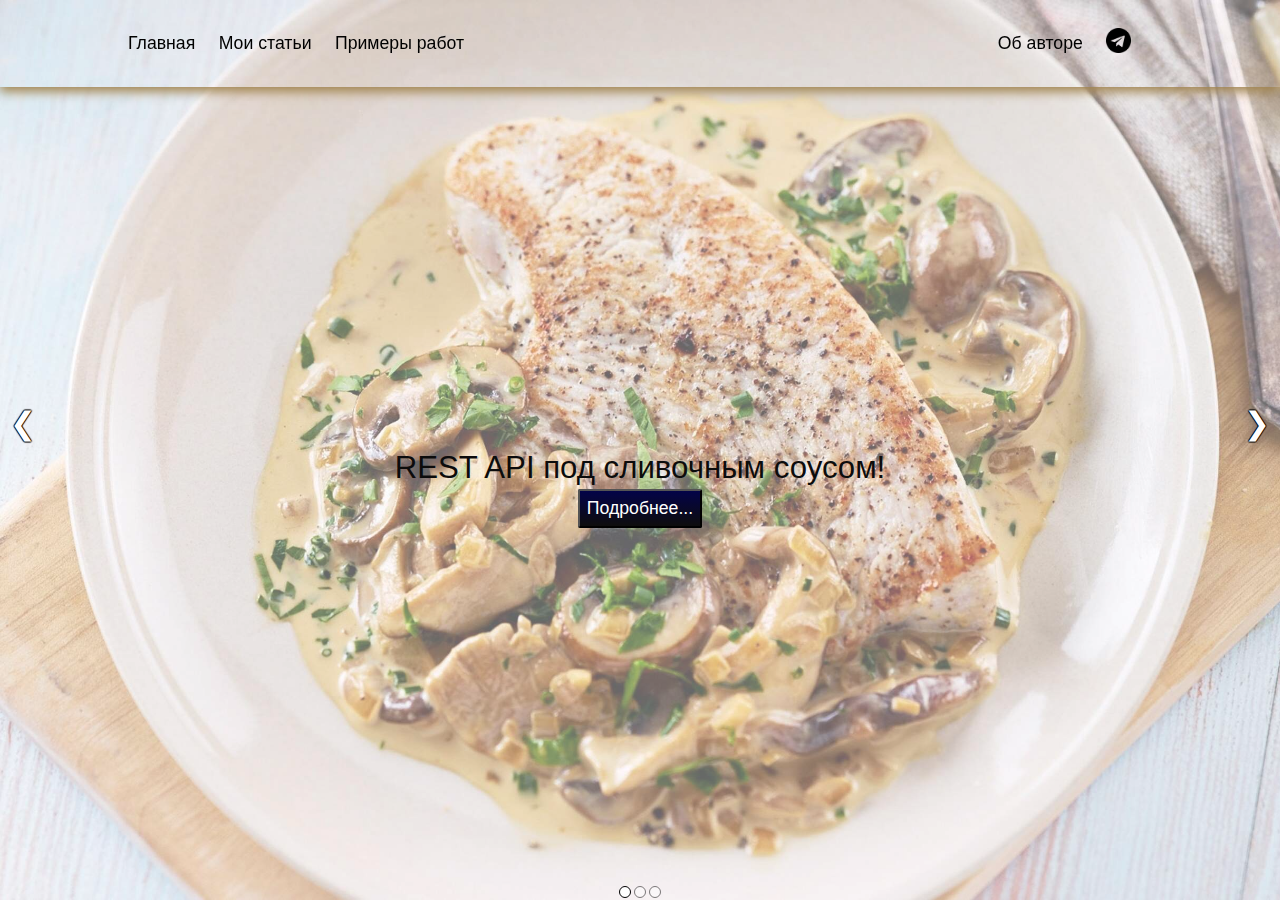
<file: index.html>
<!DOCTYPE html>
<html lang="en">
<head>
    <meta charset="UTF-8">
    <meta name="viewport" content="width=device-width, initial-scale=1.0">
    <title>Mark</title>
    <link rel="stylesheet" href="src/style/main_header.css">
    <link rel="stylesheet" href="src/style/slider.css">
</head>
<body>

    <header class='header'>
        
        <nav class='navbar'>
        <a href='index.html'>Главная</a>
        <a href='pages/articles.html'>Мои статьи</a>
        <a href='pages/works.html'>Примеры работ</a>
        </nav>
        
        <img class='menu_btn' src="src/icons/menu.png"/>

        <nav class='contacts'>
            <a href='pages/autor.html'>Об авторе</a>
            <a href='https://t.me/Mark_Bogdan'><img src="src/icons/telegram.png"/></a>
        </nav>
    </header>     
    
    <div id="slider"> 
    <div class="slider-item active">
        <img class="slider-image" src="src/img/Indeyka.jpeg">    
        <div class="slider-text">REST API под сливочным соусом!<br>
            <form action="articles/rest.html"><button class="detailed" type="submit">Подробнее...</button></form>
        </div>
    </div> 

    <div class="slider-item">
        <img class="slider-image" src="src/img/Calculator.png">    
        <div class="slider-text">Адаптивный калькулятор Windows 10 на чистом JS<br>
            <form action="works/calculator.html"><button class="detailed" type="submit">Интересно?</button></form>
        </div>
    </div> 

    <div class="slider-item">
        <img class="slider-image" src="src/img/It.jpg">    
        <div class="slider-text">Задание на junior-разработчика. Таблица с данными.<br>
            <form action="works/table.html"><button class="detailed" type="submit">Просмотреть работу</button></form>
        </div>
    </div> 

    <a class="prev">&#10094;</a>
    <a class="next">&#10095;</a>
    <div class="dots">
    <div class="dot active"></div>
    <div class="dot"></div>
    <div class="dot"></div>
    </div>

</div>  

<script src="src/js/slider.js"></script>
<script src="src/js/menu_btn.js"></script>
</body>
</html>
</file>
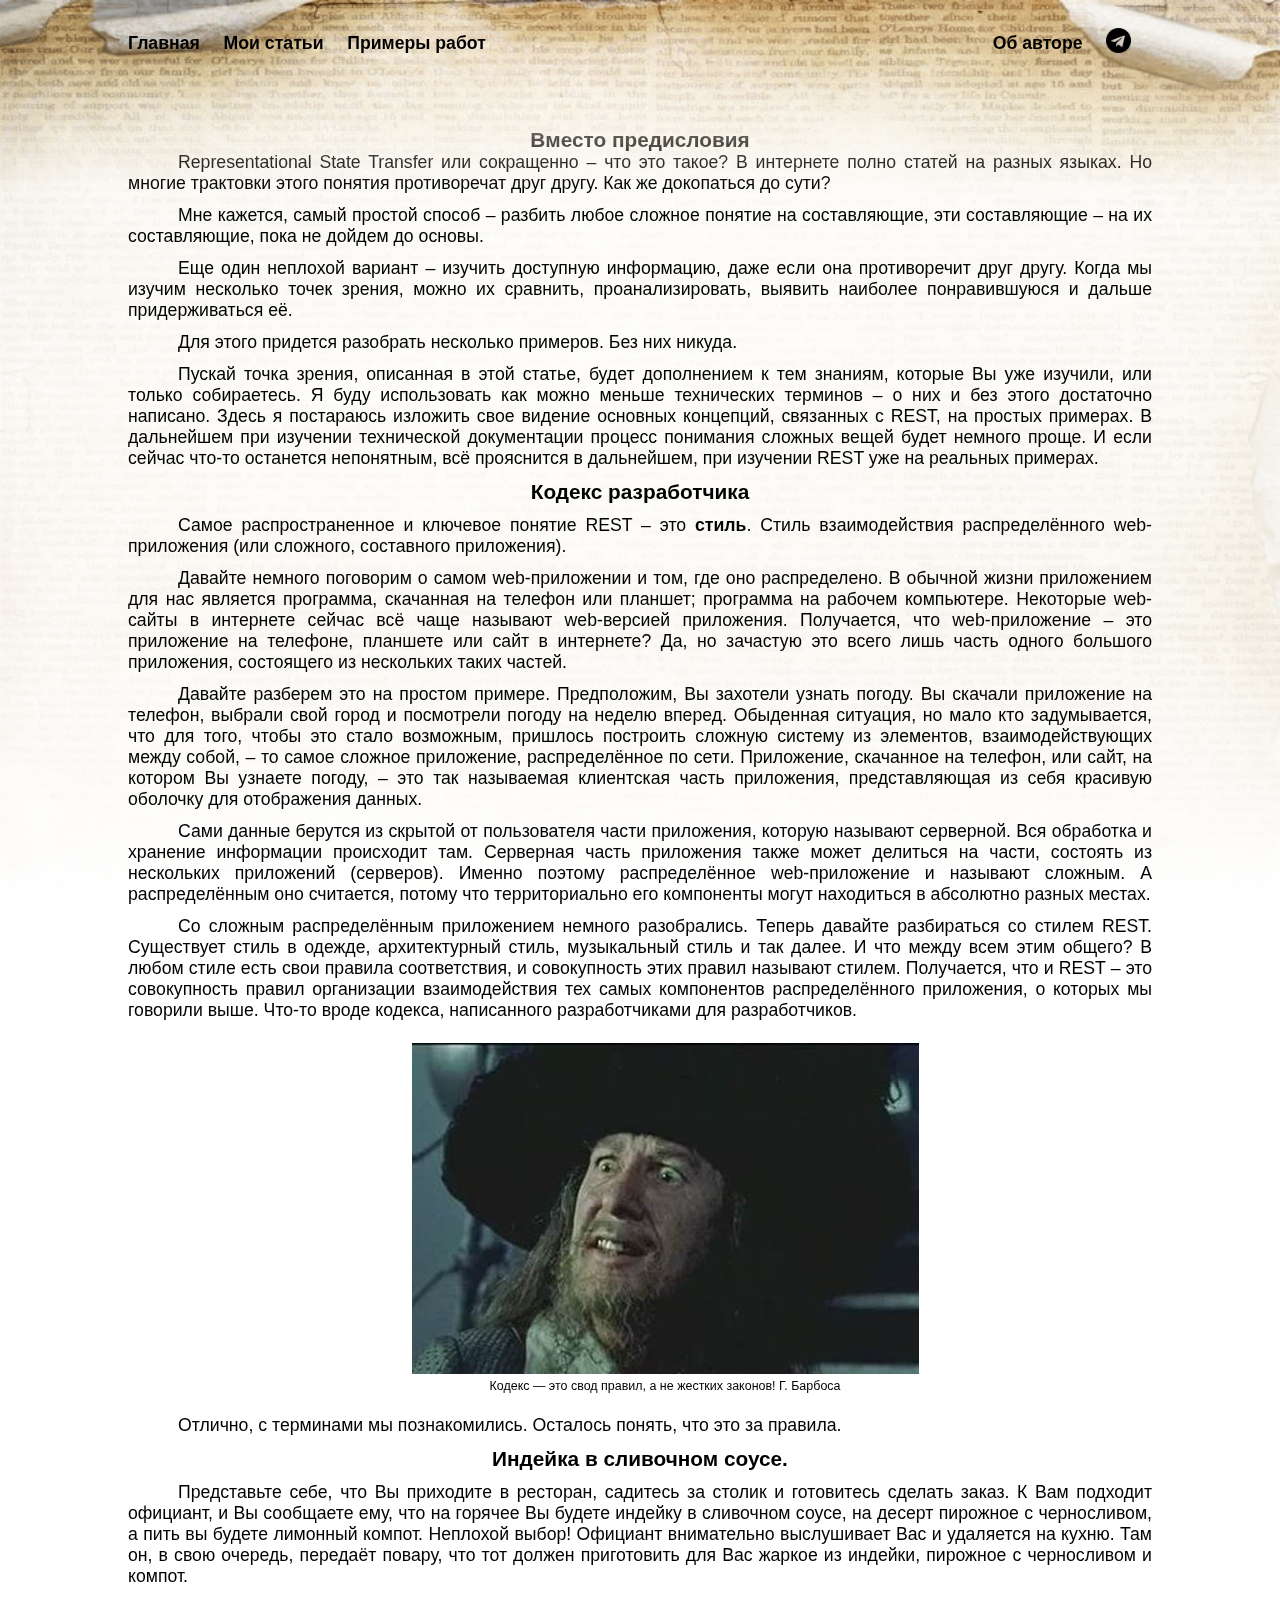
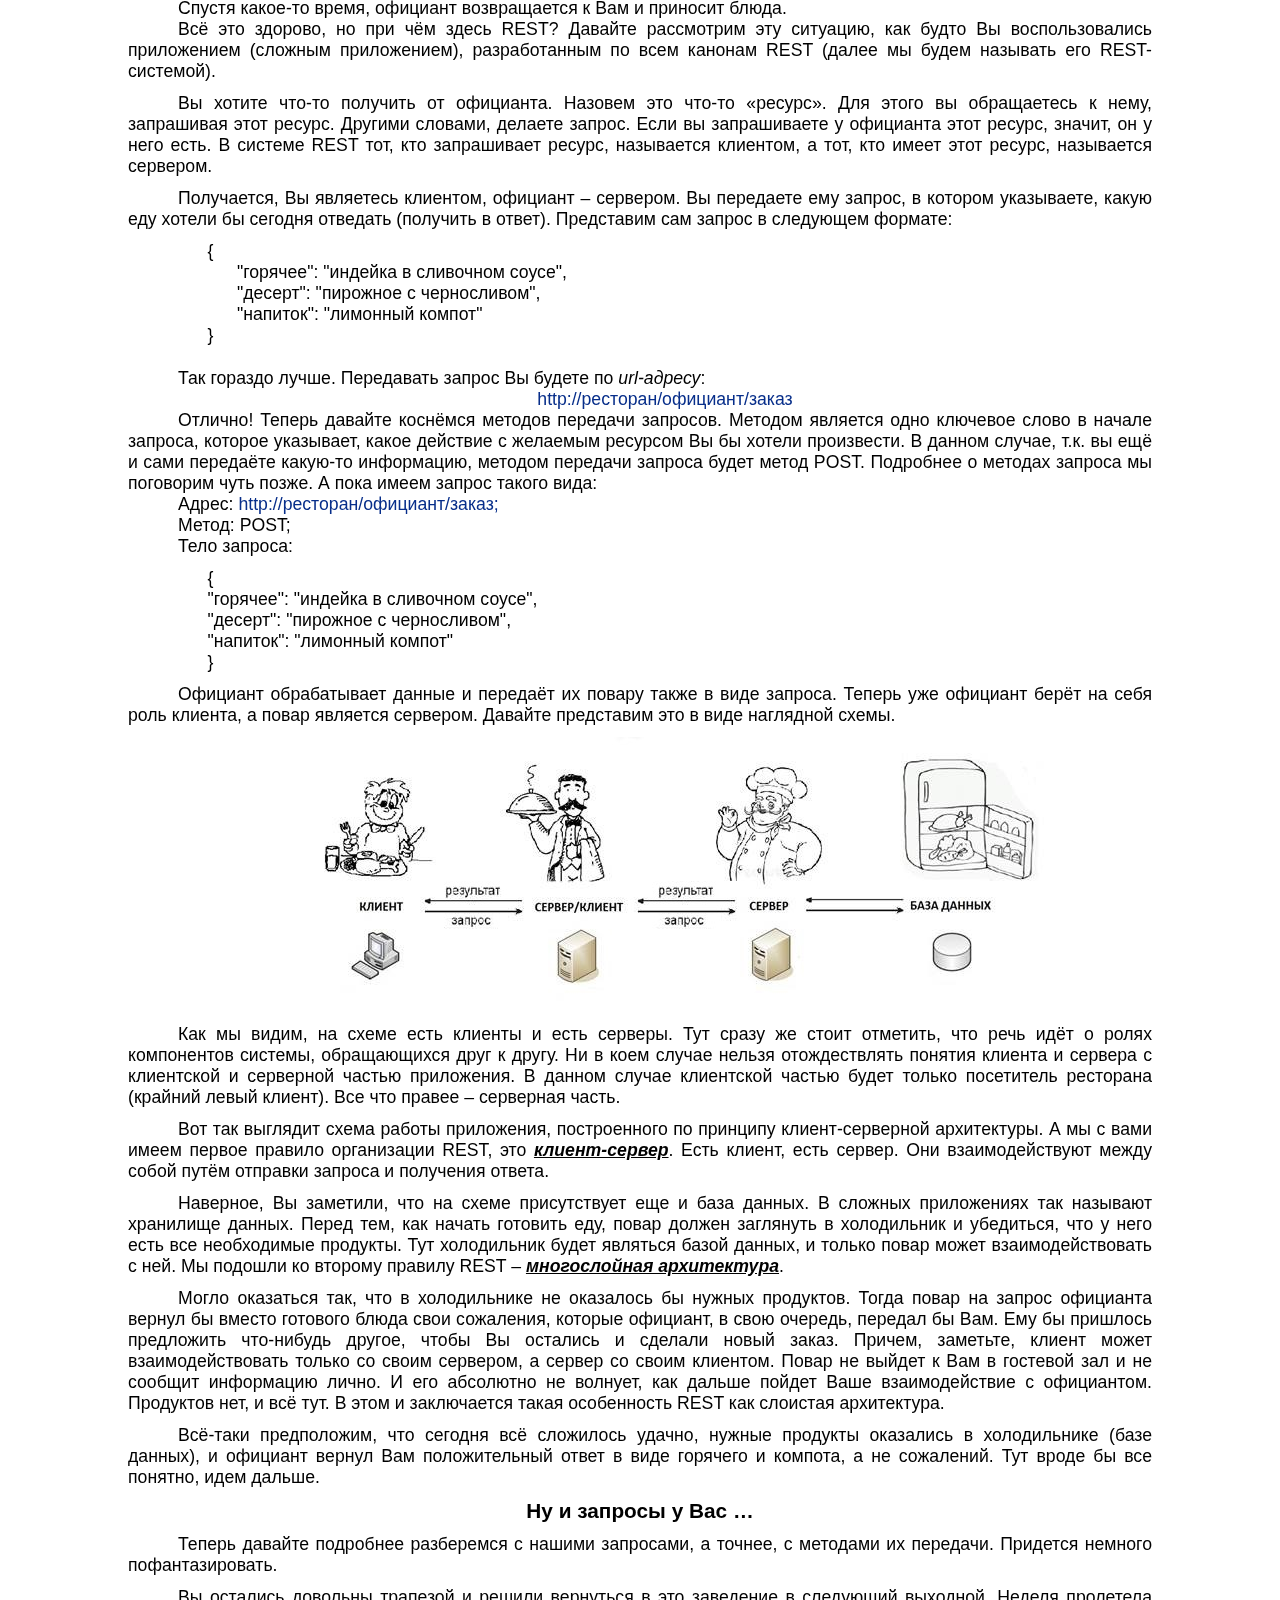
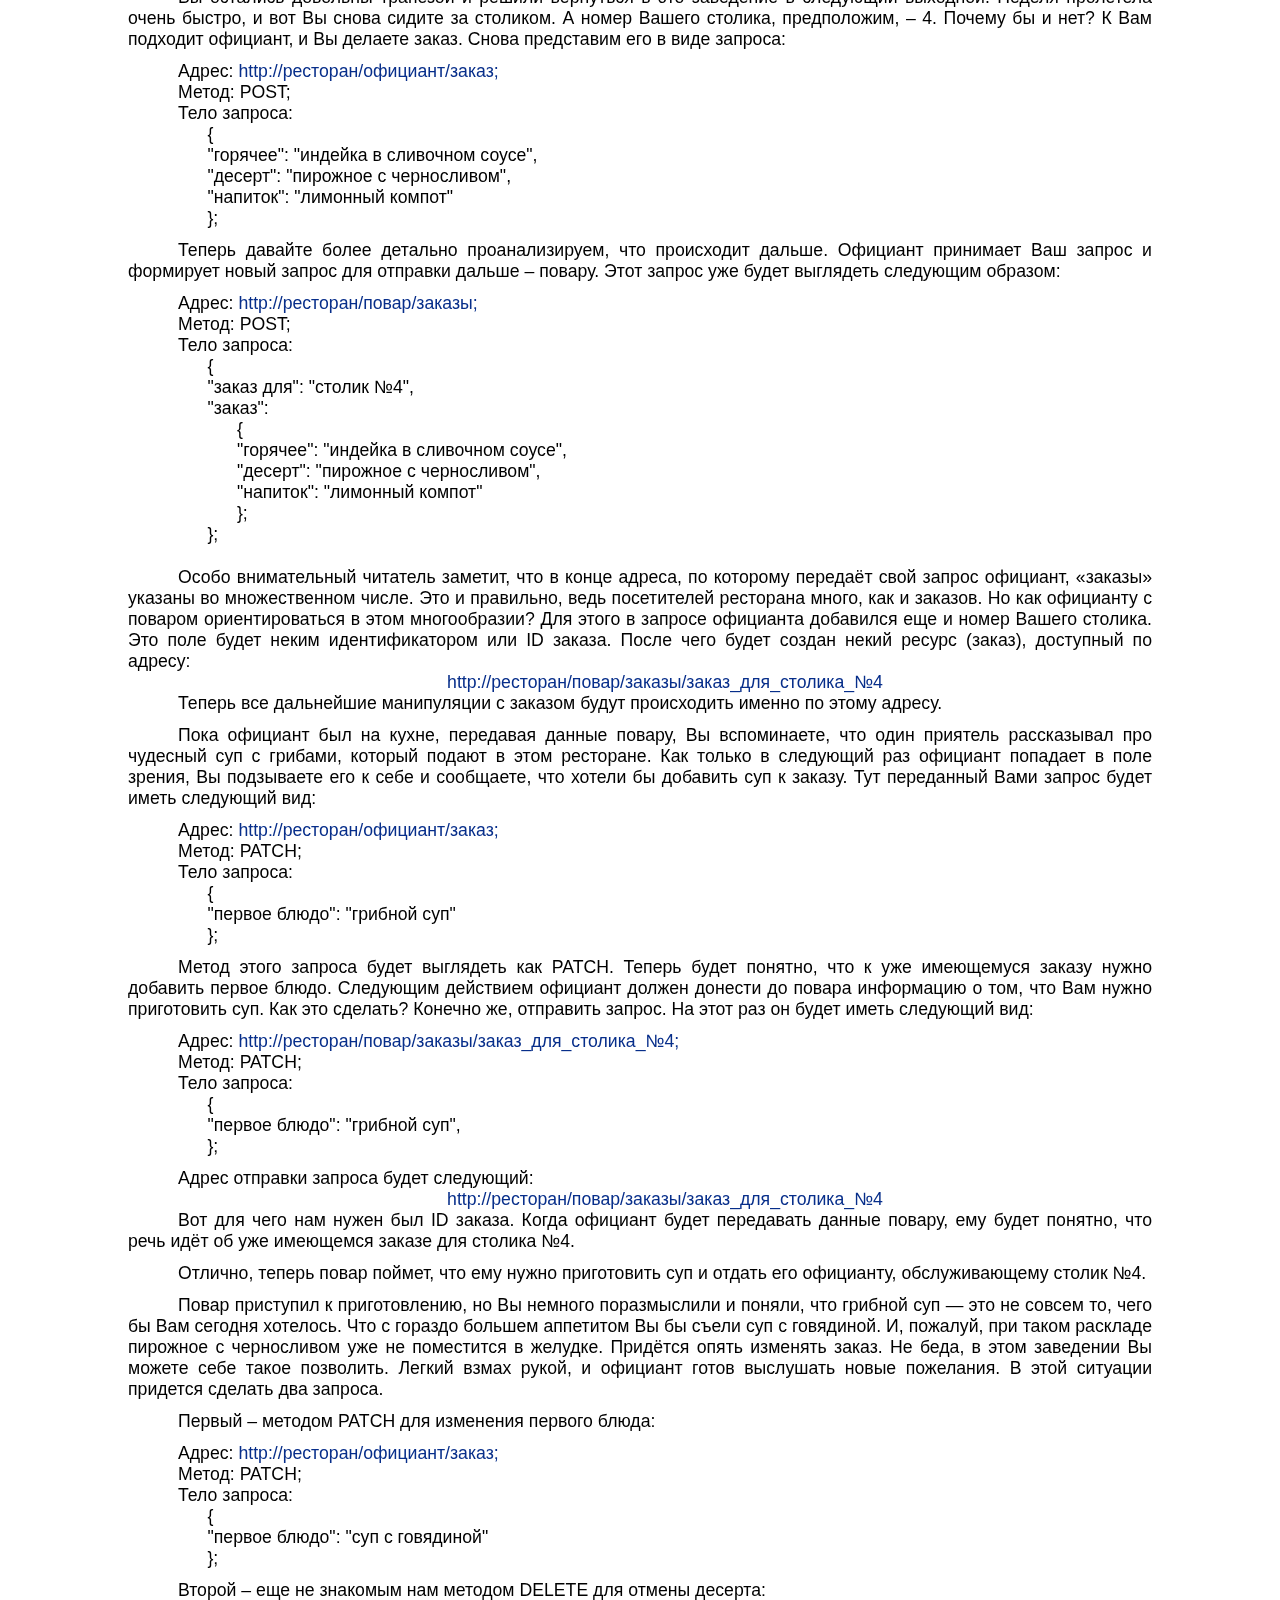
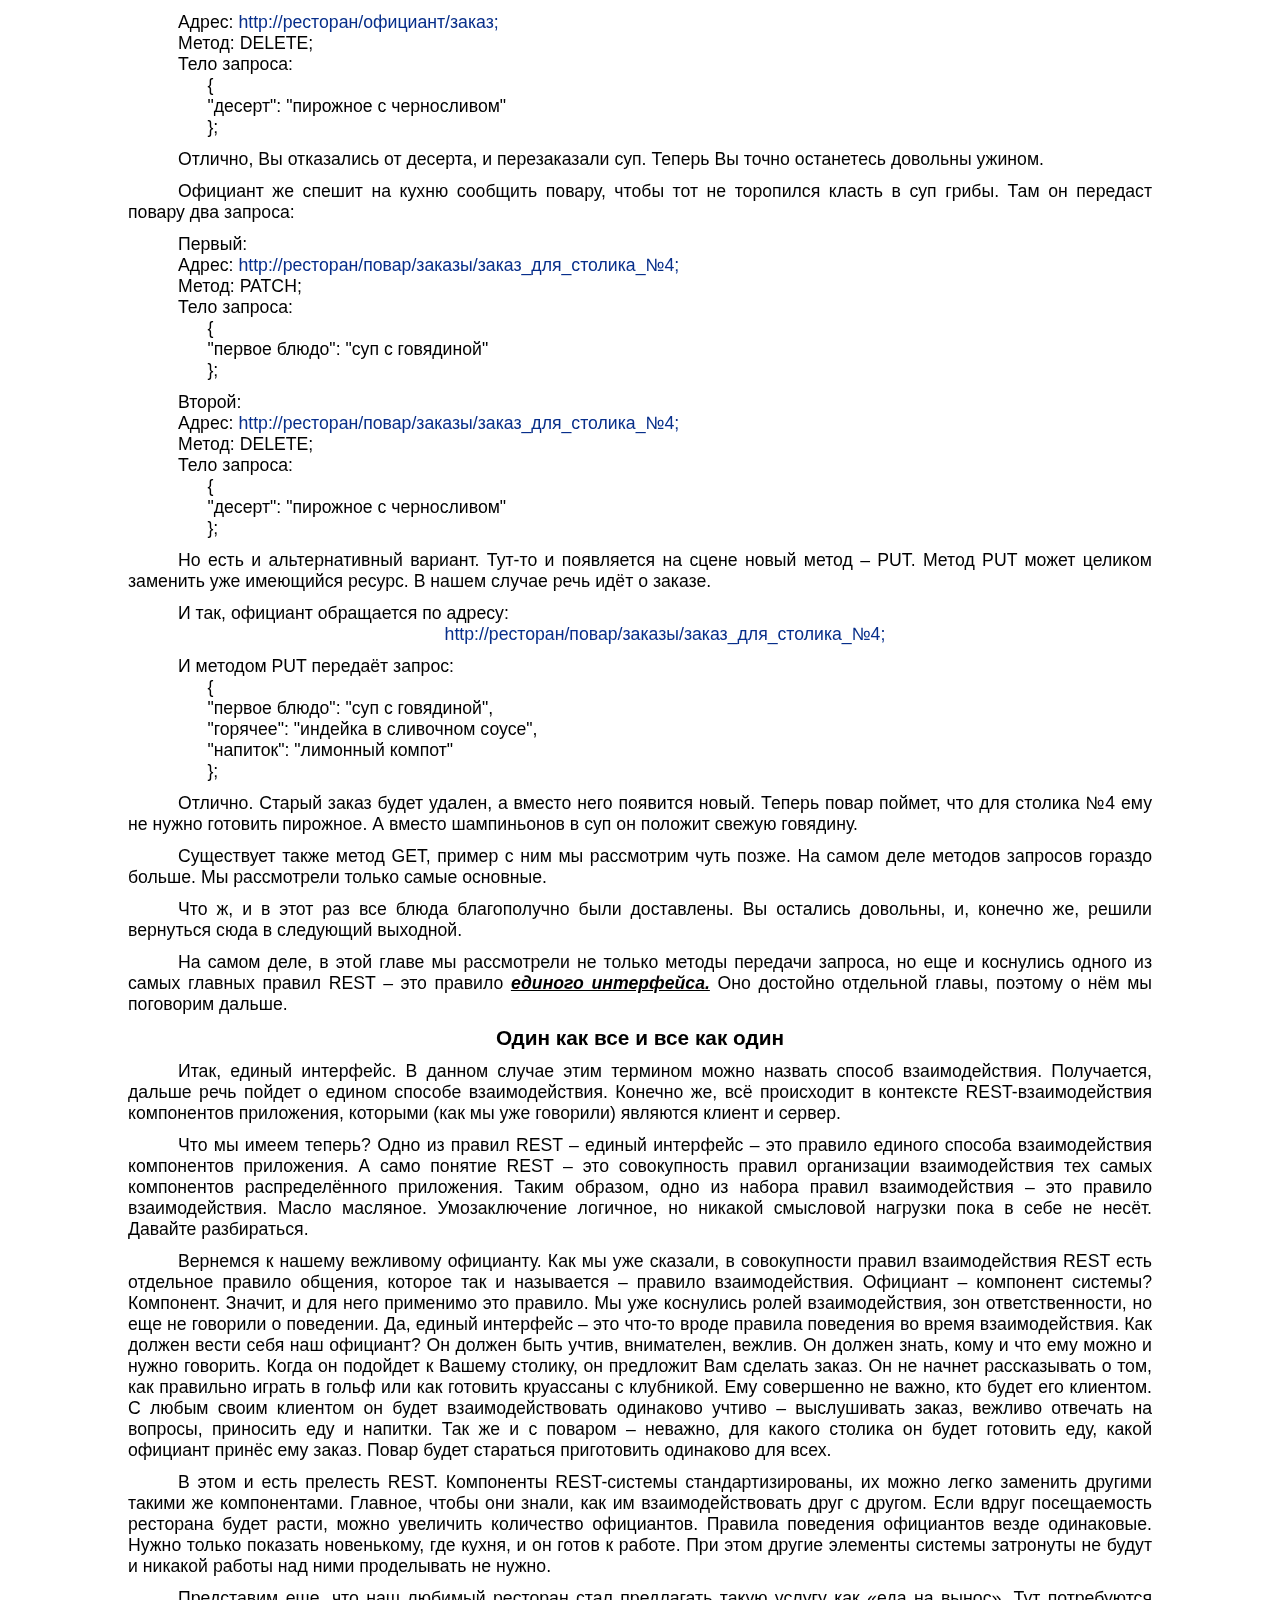
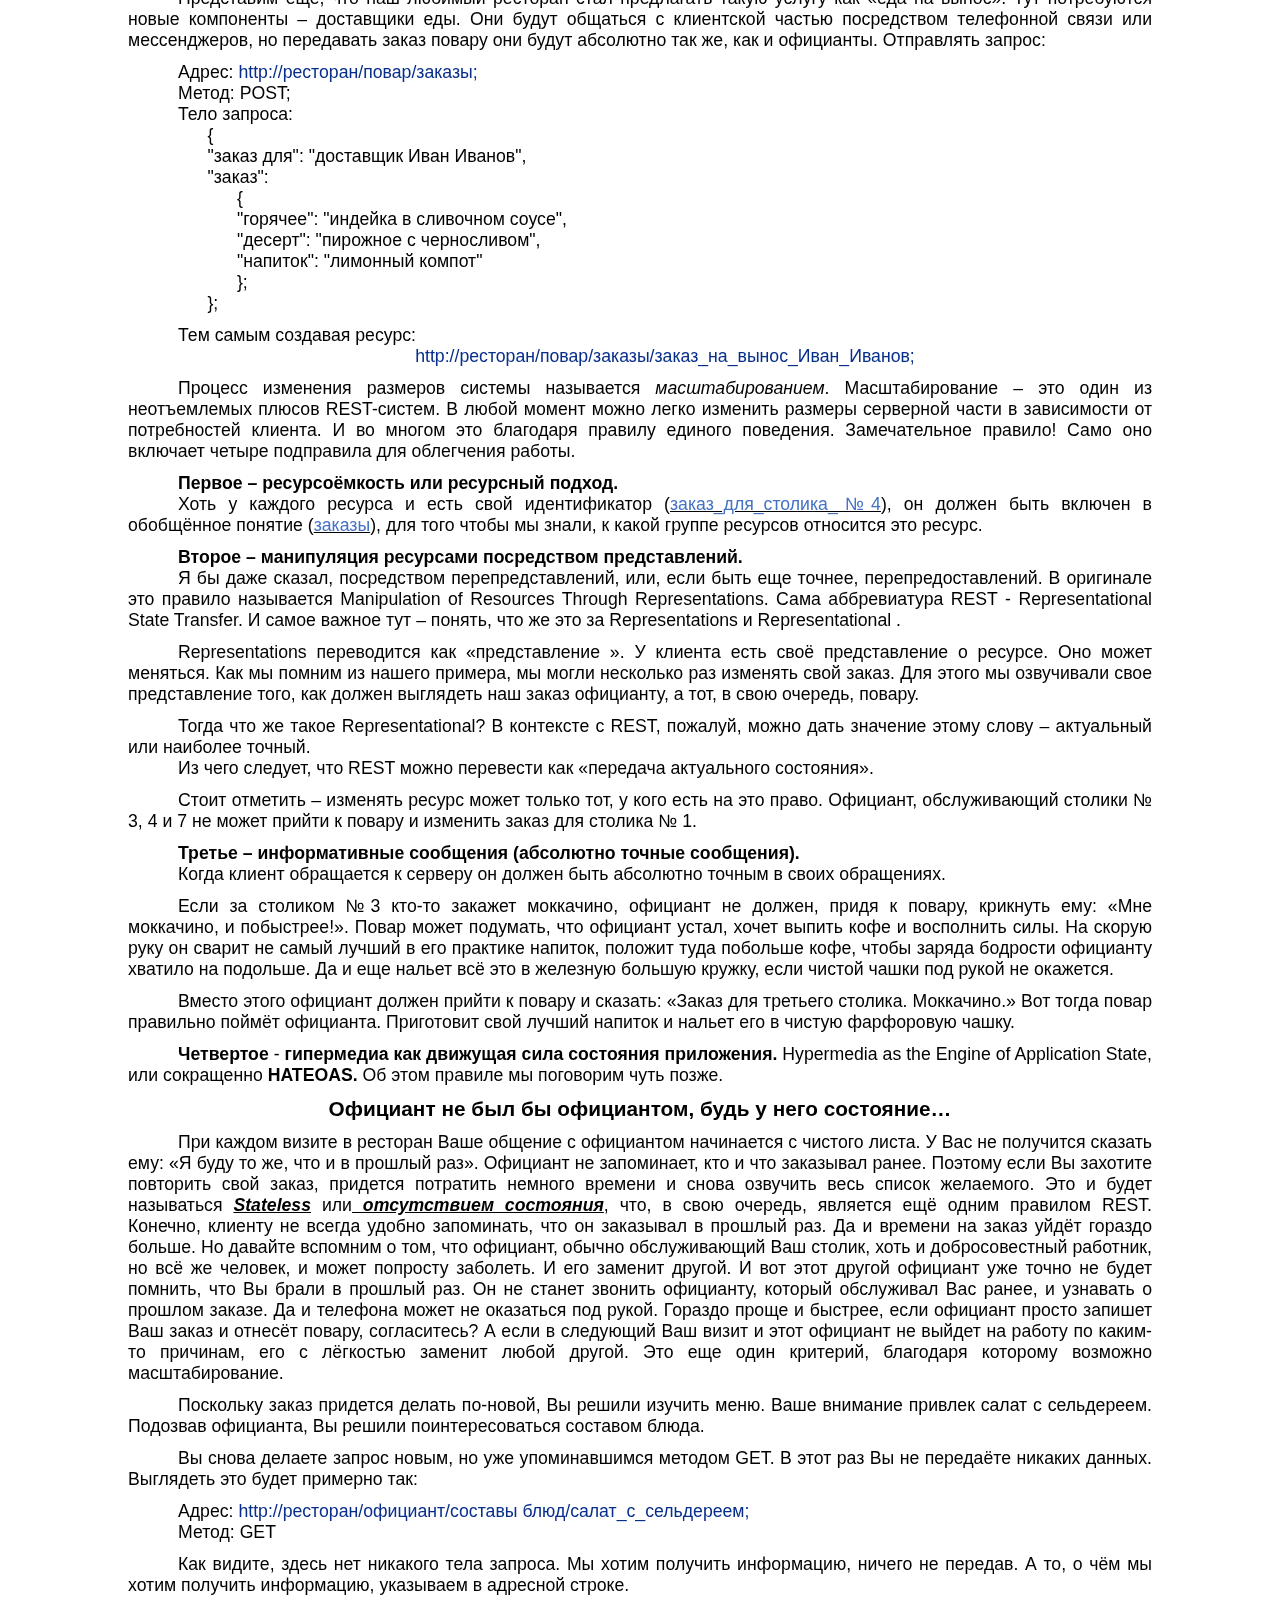
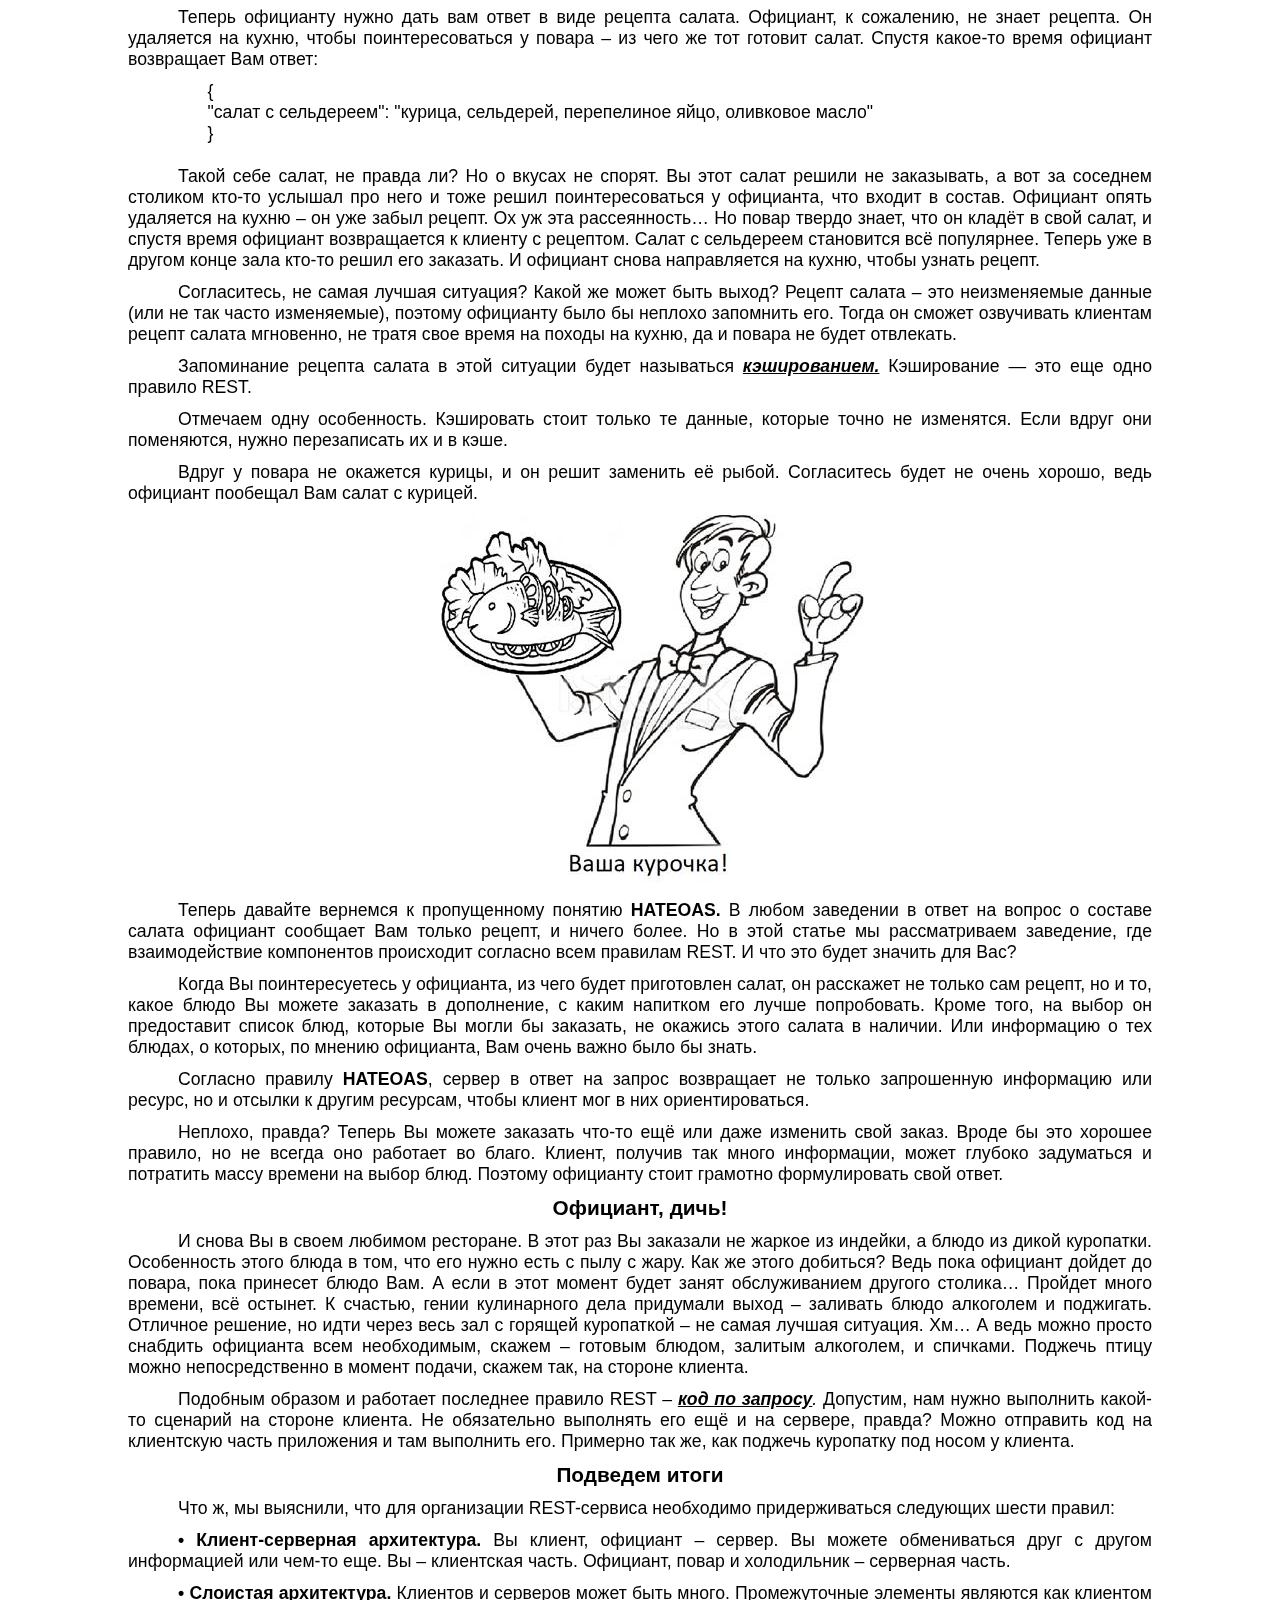
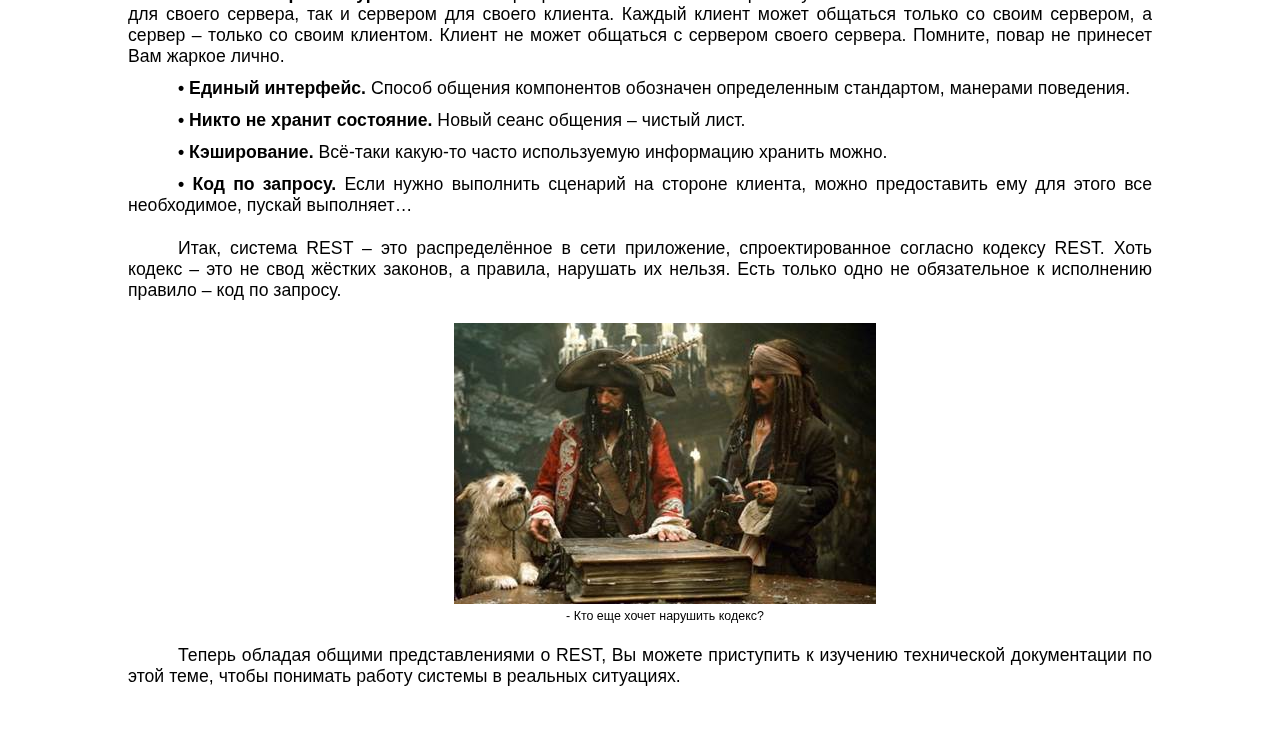
<file: articles/rest.html>
<!DOCTYPE html>
<html lang="en">
<head>
    <meta charset="UTF-8">
    <meta name="viewport" content="width=device-width, initial-scale=1.0">
    <title>REST</title>
    <link rel="stylesheet" href="../src/style/arts_header.css">
    <link rel="stylesheet" href="../src/style/article.css">
</head>
<body>

    <header class='header'>
        
        <nav class='navbar'>
            <a href='../index.html'>Главная</a>
            <a href='../pages/articles.html'>Мои статьи</a>
            <a href='../pages/works.html'>Примеры работ</a>
        </nav>
        
        <img class='menu_btn' src="../src/icons/menu.png"/>

        <nav class='contacts'>
            <a href='../pages/autor.html'>Об авторе</a>
            <a href='https://t.me/Mark_Bogdan'><img src="../src/icons/telegram.png"/></a>
        </nav>

    </header>     
    <div class="image_background_container"></div>
    <div class="image_cover_container"></div>
<div class="article_content">
<h2>Вместо предисловия</h2>

<p>Representational State Transfer или
сокращенно – что это такое? В интернете полно
статей на разных языках. Но многие трактовки этого понятия противоречат друг
другу. Как же докопаться до сути?</p>
<br>
<p>Мне кажется,
самый простой способ – разбить любое сложное понятие на составляющие, эти
составляющие – на их составляющие, пока не дойдем до основы.</p>
<br>
<p>Еще один
неплохой вариант – изучить доступную информацию, даже если она противоречит
друг другу. Когда мы изучим несколько точек зрения, можно их сравнить,
проанализировать, выявить наиболее понравившуюся и дальше придерживаться её.</p>
<br>
<p>Для этого
придется разобрать несколько примеров. Без них никуда.</p>
<br>
<p>Пускай точка
зрения, описанная в этой статье, будет дополнением к тем знаниям, которые Вы
уже изучили, или только собираетесь. Я буду использовать как можно меньше
технических терминов – о них и без этого достаточно написано. Здесь я
постараюсь изложить свое видение основных концепций, связанных с REST, на простых примерах. В
дальнейшем при изучении технической документации процесс понимания сложных
вещей будет немного проще. И если сейчас что-то останется непонятным, всё
прояснится в дальнейшем, при изучении REST уже на
реальных примерах.</p>
<br>

<h2>Кодекс разработчика</h2>
<br>
<p>Самое
распространенное и ключевое понятие REST – это <b>стиль</b>.
Стиль взаимодействия распределённого web-приложения
(или сложного, составного приложения).</p>
<br>
<p>Давайте немного
поговорим о самом web-приложении и том, где оно
распределено. В обычной жизни приложением для нас является программа, скачанная
на телефон или планшет; программа на рабочем компьютере. Некоторые web-сайты в интернете сейчас всё чаще называют  web-версией приложения. Получается, что web-приложение – это
приложение на телефоне, планшете или сайт в интернете? Да, но зачастую это
всего лишь часть одного большого приложения, состоящего из нескольких таких
частей.</p>
<br>
<p>Давайте
разберем это на простом примере. Предположим, Вы захотели узнать погоду. Вы скачали
приложение на телефон, выбрали свой город и посмотрели погоду на неделю вперед.
Обыденная ситуация, но мало кто задумывается, что для того, чтобы это стало
возможным, пришлось построить сложную систему из элементов, взаимодействующих
между собой, – то самое сложное приложение, распределённое по сети. Приложение,
скачанное на телефон, или сайт, на котором Вы узнаете погоду, – это так
называемая клиентская часть приложения, представляющая из себя красивую
оболочку для отображения данных.</p>
<br>
<p>Сами данные
берутся из скрытой от пользователя части приложения, которую называют
серверной. Вся обработка и хранение информации происходит там. Серверная часть
приложения также может делиться на части, состоять из нескольких приложений
(серверов). Именно поэтому распределённое web-приложение и называют сложным. А
распределённым оно считается, потому что территориально его компоненты могут
находиться в абсолютно разных местах.</p>
<br>
<p>Со сложным
распределённым приложением немного разобрались. Теперь давайте разбираться со
стилем REST. Существует стиль в одежде, архитектурный
стиль, музыкальный стиль и так далее. И что между всем этим общего? В любом
стиле есть свои правила соответствия, и совокупность этих правил называют
стилем. Получается, что и REST – это совокупность
правил организации взаимодействия тех самых компонентов распределённого
приложения, о которых мы говорили выше. Что-то вроде кодекса, написанного
разработчиками для разработчиков. </p>

<br>
<br>

<p class="img_src"><img src="../src/img/art_rest/image001.jpg"></p>
<p class='img_desc'>Кодекс — это свод правил, а не жестких законов! Г.
Барбоса</p>

<br>
<br>
<p>Отлично, с
терминами мы познакомились. Осталось понять, что это за правила.</p>
<br>

<h2>Индейка в сливочном соусе.</h2>
<br>
<p>Представьте
себе, что Вы приходите в ресторан, садитесь за столик и готовитесь сделать
заказ. К Вам подходит официант, и Вы сообщаете ему, что на горячее Вы будете
индейку в сливочном соусе, на десерт пирожное с черносливом, а пить вы будете
лимонный компот. Неплохой выбор! Официант внимательно выслушивает Вас и
удаляется на кухню. Там он, в свою очередь, передаёт повару, что тот должен
приготовить для Вас жаркое из индейки, пирожное с черносливом и компот.</p>
<br>
<p>Спустя какое-то
время, официант возвращается к Вам и приносит блюда.</p>
<p>Всё это
здорово, но при чём здесь REST?
Давайте рассмотрим эту ситуацию, как будто Вы воспользовались приложением
(сложным приложением), разработанным по всем канонам REST
(далее мы будем называть его REST-системой).</p>
<br>
<p>Вы хотите что-то получить от официанта. Назовем это что-то «ресурс». Для этого вы
обращаетесь к нему, запрашивая этот ресурс. Другими словами, делаете запрос.
Если вы запрашиваете у официанта этот ресурс, значит, он у него есть. В системе
REST тот, кто запрашивает
ресурс, называется клиентом, а тот, кто имеет этот ресурс, называется сервером.</p>

<br>

<p>Получается, Вы
являетесь клиентом, официант – сервером. Вы передаете ему запрос, в котором
указываете, какую еду хотели бы сегодня отведать (получить в ответ). Представим
сам запрос в следующем формате:</p>

<br>

<p>&nbsp;&nbsp;&nbsp;&nbsp;&nbsp;&nbsp;{</p>

    <p>&nbsp;&nbsp;&nbsp;&nbsp;&nbsp;&nbsp;&nbsp;&nbsp;&nbsp;&nbsp;&nbsp;&nbsp;&quot;горячее&quot;: &quot;индейка в сливочном соусе&quot;,</p>
    <p>&nbsp;&nbsp;&nbsp;&nbsp;&nbsp;&nbsp;&nbsp;&nbsp;&nbsp;&nbsp;&nbsp;&nbsp;&quot;десерт&quot;: &quot;пирожное с черносливом&quot;,</p>
    <p>&nbsp;&nbsp;&nbsp;&nbsp;&nbsp;&nbsp;&nbsp;&nbsp;&nbsp;&nbsp;&nbsp;&nbsp;&quot;напиток&quot;: &quot;лимонный компот&quot;</p>

<p>&nbsp;&nbsp;&nbsp;&nbsp;&nbsp;&nbsp;}</p>

<br>
<br>
<p>Так гораздо
лучше. Передавать запрос Вы будете по <i>url-адресу</i>:</p>

<p class='adress'>http://ресторан/официант/заказ</p>

<p>Отлично! Теперь давайте коснёмся
методов передачи запросов. Методом является одно ключевое слово в начале
запроса, которое указывает, какое действие с желаемым ресурсом Вы бы хотели
произвести. В данном случае, т.к. вы ещё и сами передаёте какую-то информацию,
методом передачи запроса будет метод POST. Подробнее о
методах запроса мы поговорим чуть позже. А пока имеем запрос такого вида: </p>


<p>Адрес: <span class='adress'>http://ресторан/официант/заказ;</span></p>

<p>Метод:  POST;</p>

<p>Тело запроса: </p>

<br>

<p>&nbsp;&nbsp;&nbsp;&nbsp;&nbsp;&nbsp;{</p>

    <p>&nbsp;&nbsp;&nbsp;&nbsp;&nbsp;&nbsp;&quot;горячее&quot;: &quot;индейка в сливочном соусе&quot;,</p>
    <p>&nbsp;&nbsp;&nbsp;&nbsp;&nbsp;&nbsp;&quot;десерт&quot;: &quot;пирожное с черносливом&quot;,</p>
    <p>&nbsp;&nbsp;&nbsp;&nbsp;&nbsp;&nbsp;&quot;напиток&quot;: &quot;лимонный компот&quot;</p>

<p>&nbsp;&nbsp;&nbsp;&nbsp;&nbsp;&nbsp;}</p>

<br>

<p>Официант
обрабатывает данные и передаёт их повару также в виде запроса. Теперь уже
официант берёт на себя роль клиента, а повар является сервером. Давайте
представим это в виде наглядной схемы.</p>

<br>

<p class="img_src"><img src="../src/img/art_rest/image002.jpg"></p>

<br>

<p>Как мы видим,
на схеме есть клиенты и есть серверы. Тут сразу же стоит отметить, что речь
идёт о ролях компонентов системы, обращающихся друг к другу. Ни в коем случае
нельзя отождествлять понятия клиента и сервера с клиентской и серверной частью
приложения. В данном случае клиентской частью будет только посетитель
ресторана (крайний левый клиент). Все что правее – серверная часть.</p>

<br>
<p>Вот так
выглядит схема работы приложения, построенного по принципу клиент-серверной
архитектуры. А мы с вами имеем первое правило организации REST,
это <b><i><u>клиент-сервер</u></i></b>. Есть клиент, есть сервер. Они
взаимодействуют между собой путём отправки запроса и получения ответа.</p>

<br>
<p>Наверное, Вы
заметили, что на схеме присутствует еще и база данных. В сложных приложениях
так называют хранилище данных. Перед тем, как начать готовить еду, повар должен
заглянуть в холодильник и убедиться, что у него есть все необходимые продукты.
Тут холодильник будет являться базой данных, и только повар может
взаимодействовать с ней. Мы подошли ко второму правилу REST
– <b><i><u>многослойная архитектура</u></i></b>. </p>

<br>
<p>Могло оказаться
так, что в холодильнике не оказалось бы нужных продуктов. Тогда повар на запрос
официанта вернул бы вместо готового блюда свои сожаления, которые официант, в
свою очередь, передал бы Вам. Ему бы пришлось предложить что-нибудь другое,
чтобы Вы остались и сделали новый заказ. Причем, заметьте, клиент может
взаимодействовать только со своим сервером, а сервер со своим клиентом. Повар
не выйдет к Вам в гостевой зал и не сообщит информацию лично. И его абсолютно
не волнует, как дальше пойдет Ваше взаимодействие с официантом. Продуктов нет,
и всё тут. В этом и заключается такая особенность REST
как слоистая архитектура.</p>

<br>

<p>Всё-таки
предположим, что сегодня всё сложилось удачно, нужные продукты оказались в
холодильнике (базе данных), и официант вернул Вам положительный ответ в виде
горячего и компота, а не сожалений. Тут вроде бы все понятно, идем дальше.</p>

<br>

<h2>Ну и запросы у Вас …</h2>

<br>

<p>Теперь давайте
подробнее разберемся с нашими запросами, а точнее, с методами их передачи.
Придется немного пофантазировать.</p>

<br>

<p>Вы остались
довольны трапезой и решили вернуться в это заведение в следующий выходной.
Неделя пролетела очень быстро, и вот Вы снова сидите за столиком. А номер
Вашего столика, предположим, – 4. Почему бы и нет? К Вам подходит официант, и
Вы делаете заказ. Снова представим его в виде запроса:</p>

<br>

<p>Адрес: <span class="adress">http://ресторан/официант/заказ;</span></p>

<p>Метод:  POST;</p>

<p>Тело запроса: </p>

<p>&nbsp;&nbsp;&nbsp;&nbsp;&nbsp;&nbsp;{ </p>

    <p>&nbsp;&nbsp;&nbsp;&nbsp;&nbsp;&nbsp;&quot;горячее&quot;: &quot;индейка в сливочном соусе&quot;,</p>
    <p>&nbsp;&nbsp;&nbsp;&nbsp;&nbsp;&nbsp;&quot;десерт&quot;: &quot;пирожное с черносливом&quot;,</p>
    <p>&nbsp;&nbsp;&nbsp;&nbsp;&nbsp;&nbsp;&quot;напиток&quot;: &quot;лимонный компот&quot;</p>

<p>&nbsp;&nbsp;&nbsp;&nbsp;&nbsp;&nbsp;};</p>

<br>

<p>Теперь давайте
более детально проанализируем, что происходит дальше. Официант принимает Ваш
запрос и формирует новый запрос для отправки дальше – повару. Этот запрос уже
будет выглядеть следующим образом: </p>

<br>

<p>Адрес: <span class="adress">http://ресторан/повар/заказы;</span></p>

<p>Метод: POST;</p>

<p>Тело запроса: </p>

<p>&nbsp;&nbsp;&nbsp;&nbsp;&nbsp;&nbsp;{ </p>

    <p>&nbsp;&nbsp;&nbsp;&nbsp;&nbsp;&nbsp;&quot;заказ для&quot;: &quot;столик №4&quot;,</p>
    <p>&nbsp;&nbsp;&nbsp;&nbsp;&nbsp;&nbsp;&quot;заказ&quot;:</p>
    <p>&nbsp;&nbsp;&nbsp;&nbsp;&nbsp;&nbsp;&nbsp;&nbsp;&nbsp;&nbsp;&nbsp;&nbsp;{</p>
    <p>&nbsp;&nbsp;&nbsp;&nbsp;&nbsp;&nbsp;&nbsp;&nbsp;&nbsp;&nbsp;&nbsp;&nbsp;&quot;горячее&quot;: &quot;индейка в сливочном соусе&quot;,</p>
    <p>&nbsp;&nbsp;&nbsp;&nbsp;&nbsp;&nbsp;&nbsp;&nbsp;&nbsp;&nbsp;&nbsp;&nbsp;&quot;десерт&quot;: &quot;пирожное с черносливом&quot;,</p>
    <p>&nbsp;&nbsp;&nbsp;&nbsp;&nbsp;&nbsp;&nbsp;&nbsp;&nbsp;&nbsp;&nbsp;&nbsp;&quot;напиток&quot;: &quot;лимонный компот&quot;</p>
    <p>&nbsp;&nbsp;&nbsp;&nbsp;&nbsp;&nbsp;&nbsp;&nbsp;&nbsp;&nbsp;&nbsp;&nbsp;};</p>

<p>&nbsp;&nbsp;&nbsp;&nbsp;&nbsp;&nbsp;};</p>

<br><br>
<p>Особо
внимательный читатель заметит, что в конце адреса, по которому передаёт свой
запрос официант, «заказы» указаны во множественном числе. Это и правильно, ведь
посетителей ресторана много, как и заказов. Но как официанту с поваром
ориентироваться в этом многообразии? Для этого в запросе официанта добавился
еще и номер Вашего столика. Это поле будет неким идентификатором или  ID заказа. После чего будет создан некий ресурс (заказ),
доступный по адресу: </p>

<p class="adress">
http://ресторан/повар/заказы/заказ_для_столика_№4</p>

<p>Теперь все
дальнейшие манипуляции с заказом будут происходить именно по этому адресу.</p>

<br>

<p>Пока официант был на кухне, передавая данные повару, Вы
вспоминаете, что один приятель рассказывал про чудесный суп с грибами, который
подают в этом ресторане. Как только в следующий раз официант попадает в поле
зрения, Вы подзываете его к себе и сообщаете, что хотели бы добавить суп к
заказу. Тут переданный Вами запрос будет иметь следующий вид:</p>

<br>

<p>Адрес: <span class="adress">http://ресторан/официант/заказ;</span></p>

<p>Метод:  PATCH;</p>

<p>Тело запроса: </p>

<p>&nbsp;&nbsp;&nbsp;&nbsp;&nbsp;&nbsp;{ </p>

    <p>&nbsp;&nbsp;&nbsp;&nbsp;&nbsp;&nbsp;&quot;первое блюдо&quot;: &quot;грибной суп&quot;</p>

<p>&nbsp;&nbsp;&nbsp;&nbsp;&nbsp;&nbsp;};</p>

<br>

<p>Метод этого
запроса будет выглядеть как PATCH. Теперь будет
понятно, что к уже имеющемуся заказу нужно добавить первое блюдо. Следующим
действием официант должен донести до повара информацию о том, что Вам нужно
приготовить суп. Как это сделать? Конечно же, отправить запрос. На этот раз он
будет иметь следующий вид:</p>

<br>

<p>Адрес: <span class="adress">http://ресторан/повар/заказы/заказ_для_столика_№4;</span></p>

<p>Метод:  PATCH;</p>

<p>Тело запроса: </p>

<p>&nbsp;&nbsp;&nbsp;&nbsp;&nbsp;&nbsp;{ </p>

    <p>&nbsp;&nbsp;&nbsp;&nbsp;&nbsp;&nbsp;&quot;первое блюдо&quot;: &quot;грибной суп&quot;,</p>

<p>&nbsp;&nbsp;&nbsp;&nbsp;&nbsp;&nbsp;};</p>


<br>

<p>Адрес отправки
запроса будет следующий: </p>

<p class="adress">http://ресторан/повар/заказы/заказ_для_столика_№4</p>

<p>Вот для чего нам нужен был  ID заказа. Когда официант будет передавать данные повару, ему
будет понятно, что речь идёт об уже имеющемся заказе для столика №4.</p>

<br>

<p>Отлично, теперь повар поймет, что ему нужно приготовить суп
и отдать его официанту, обслуживающему столик №4.</p>

<br>

<p>Повар приступил к приготовлению, но Вы немного поразмыслили
и поняли, что грибной суп — это не совсем то, чего бы Вам сегодня хотелось. Что
с гораздо большем аппетитом Вы бы съели суп с говядиной. И, пожалуй, при таком
раскладе пирожное с черносливом уже не поместится в желудке. Придётся опять
изменять заказ. Не беда, в этом заведении Вы можете себе такое позволить.
Легкий взмах рукой, и официант готов выслушать новые пожелания. В этой ситуации
придется сделать два запроса.</p>

<br>

<p>Первый – методом PATCH для изменения первого блюда: </p>

<br>

<p>Адрес: <span class="adress">http://ресторан/официант/заказ;</span></p>

<p>Метод: PATCH;</p>

<p>Тело запроса: </p>

<p>&nbsp;&nbsp;&nbsp;&nbsp;&nbsp;&nbsp;{</p>

    <p>&nbsp;&nbsp;&nbsp;&nbsp;&nbsp;&nbsp;&quot;первое блюдо&quot;: &quot;суп с говядиной&quot;</p>

<p>&nbsp;&nbsp;&nbsp;&nbsp;&nbsp;&nbsp;};</p>

<br>

<p>Второй – еще не знакомым нам методом DELETE для
отмены десерта: </p>

<br>

<p>Адрес: <span class="adress">http://ресторан/официант/заказ;</span></p>

<p>Метод: DELETE;</p>

<p>Тело запроса: </p>

<p>&nbsp;&nbsp;&nbsp;&nbsp;&nbsp;&nbsp;{ </p>

    <p>&nbsp;&nbsp;&nbsp;&nbsp;&nbsp;&nbsp;&quot;десерт&quot;: &quot;пирожное с черносливом&quot;</p>

<p>&nbsp;&nbsp;&nbsp;&nbsp;&nbsp;&nbsp;};</p>

<br>

<p>Отлично, Вы
отказались от десерта, и перезаказали суп. Теперь Вы точно останетесь довольны
ужином.</p>

<br>

<p>Официант же
спешит на кухню сообщить повару, чтобы тот не торопился класть в суп грибы. Там
он передаст повару два запроса: </p>

<br>

<p>Первый: </p>

<p>Адрес: <span class="adress">http://ресторан/повар/заказы/заказ_для_столика_№4;</span></p>

<p>Метод: PATCH;</p>

<p>Тело запроса: </p>

<p>&nbsp;&nbsp;&nbsp;&nbsp;&nbsp;&nbsp;{ </p>

    <p>&nbsp;&nbsp;&nbsp;&nbsp;&nbsp;&nbsp;&quot;первое блюдо&quot;: &quot;суп с говядиной&quot;</p>

<p>&nbsp;&nbsp;&nbsp;&nbsp;&nbsp;&nbsp;};</p>

<br>

<p>Второй: </p>

<p>Адрес: <span class="adress">http://ресторан/повар/заказы/заказ_для_столика_№4;</span></p>

<p>Метод: DELETE;</p>

<p>Тело запроса: </p>

<p>&nbsp;&nbsp;&nbsp;&nbsp;&nbsp;&nbsp;{ </p>

    <p>&nbsp;&nbsp;&nbsp;&nbsp;&nbsp;&nbsp;&quot;десерт&quot;: &quot;пирожное с черносливом&quot;</p>

<p>&nbsp;&nbsp;&nbsp;&nbsp;&nbsp;&nbsp;};</p>

<br>

<p>Но есть и
альтернативный вариант. Тут-то и появляется на сцене новый метод –  PUT. Метод PUT может целиком заменить
уже имеющийся ресурс. В нашем случае речь идёт о заказе.</p>

<br>

<p>И так, официант
обращается по адресу:</p>

<p class="adress">http://ресторан/повар/заказы/заказ_для_столика_№4;</p>

<br>

<p>И методом  PUT передаёт запрос: </p>

<p>&nbsp;&nbsp;&nbsp;&nbsp;&nbsp;&nbsp;{ </p>

    <p>&nbsp;&nbsp;&nbsp;&nbsp;&nbsp;&nbsp;&quot;первое блюдо&quot;: &quot;суп с говядиной&quot;,</p>
    <p>&nbsp;&nbsp;&nbsp;&nbsp;&nbsp;&nbsp;&quot;горячее&quot;: &quot;индейка в сливочном соусе&quot;,</p>
    <p>&nbsp;&nbsp;&nbsp;&nbsp;&nbsp;&nbsp;&quot;напиток&quot;: &quot;лимонный компот&quot;</p>

<p>&nbsp;&nbsp;&nbsp;&nbsp;&nbsp;&nbsp;};</p>

<br>

<p>Отлично. Старый
заказ будет удален, а вместо него появится новый. Теперь повар поймет, что для
столика №4 ему не нужно готовить пирожное. А вместо шампиньонов в суп он
положит свежую говядину.</p>

<br>

<p>Существует
также метод GET, пример с ним мы рассмотрим чуть позже.
На самом деле методов запросов гораздо больше. Мы рассмотрели только самые
основные.</p>

<br>

<p>Что ж, и в этот
раз все блюда благополучно были доставлены. Вы остались довольны, и, конечно
же, решили вернуться сюда в следующий выходной.</p>

<br>

<p>На самом деле,
в этой главе мы рассмотрели не только методы передачи запроса, но еще и
коснулись одного из самых главных правил REST – это
правило <b><i><u>единого интерфейса.</u></i></b> Оно достойно отдельной главы,
поэтому о нём мы поговорим дальше.</p>

<br>

<h2>Один как все и все как один</h2>

<br>

<p>Итак, единый
интерфейс. В данном случае этим термином можно назвать способ взаимодействия.
Получается, дальше речь пойдет о едином способе взаимодействия. Конечно же, всё
происходит в контексте REST-взаимодействия компонентов
приложения, которыми (как мы уже говорили) являются клиент и сервер. </p>

<br>

<p>Что мы имеем
теперь? Одно из правил REST – единый интерфейс – это
правило единого способа взаимодействия компонентов приложения. А само понятие  REST – это совокупность правил организации взаимодействия тех
самых компонентов распределённого приложения. Таким образом, одно из набора
правил взаимодействия – это правило взаимодействия. Масло масляное.
Умозаключение логичное, но никакой смысловой нагрузки пока в себе не несёт.
Давайте разбираться.</p>

<br>

<p>Вернемся к
нашему вежливому официанту. Как мы уже сказали, в совокупности правил
взаимодействия REST есть отдельное правило общения,
которое так и называется – правило взаимодействия. Официант – компонент
системы? Компонент. Значит, и для него применимо это правило. Мы уже коснулись
ролей взаимодействия, зон ответственности, но еще не говорили о поведении. Да,
единый интерфейс – это что-то вроде правила поведения во время взаимодействия.
Как должен вести себя наш официант? Он должен быть учтив, внимателен, вежлив.
Он должен знать, кому и что ему можно и нужно говорить. Когда он подойдет к
Вашему столику, он предложит Вам сделать заказ. Он не начнет рассказывать о
том, как правильно играть в гольф или как готовить круассаны с клубникой. Ему
совершенно не важно, кто будет его клиентом. С любым своим клиентом он будет
взаимодействовать одинаково учтиво – выслушивать заказ, вежливо отвечать на
вопросы, приносить еду и напитки. Так же и с поваром – неважно, для какого
столика он будет готовить еду, какой официант принёс ему заказ. Повар будет
стараться приготовить одинаково для всех.</p>

<br>

<p>В этом и есть
прелесть REST. Компоненты REST-системы
стандартизированы, их можно легко заменить другими такими же компонентами.
Главное, чтобы они знали, как им взаимодействовать друг с другом. Если вдруг
посещаемость ресторана будет расти, можно увеличить количество официантов.
Правила поведения официантов везде одинаковые. Нужно только показать
новенькому, где кухня, и он готов к работе. При этом другие элементы системы
затронуты не будут и никакой работы над ними проделывать не нужно.</p>

<br>

<p>Представим еще,
что наш любимый ресторан стал предлагать такую услугу как «еда на вынос». Тут
потребуются новые компоненты – доставщики еды. Они будут общаться с клиентской
частью посредством телефонной связи или мессенджеров, но передавать заказ
повару они будут абсолютно так же, как и официанты. Отправлять запрос:</p>

<br>

<p>Адрес: <span class="adress">http://ресторан/повар/заказы;</span></p>

<p>Метод:  POST;</p>

<p>Тело запроса: </p>

<p>&nbsp;&nbsp;&nbsp;&nbsp;&nbsp;&nbsp;{</p>

    <p>&nbsp;&nbsp;&nbsp;&nbsp;&nbsp;&nbsp;&quot;заказ для&quot;: &quot;доставщик Иван Иванов&quot;,</p>
    <p>&nbsp;&nbsp;&nbsp;&nbsp;&nbsp;&nbsp;&quot;заказ&quot;:</p>
    <p>&nbsp;&nbsp;&nbsp;&nbsp;&nbsp;&nbsp;&nbsp;&nbsp;&nbsp;&nbsp;&nbsp;&nbsp;{</p>
    <p>&nbsp;&nbsp;&nbsp;&nbsp;&nbsp;&nbsp;&nbsp;&nbsp;&nbsp;&nbsp;&nbsp;&nbsp;&quot;горячее&quot;: &quot;индейка в сливочном соусе&quot;,</p>
    <p>&nbsp;&nbsp;&nbsp;&nbsp;&nbsp;&nbsp;&nbsp;&nbsp;&nbsp;&nbsp;&nbsp;&nbsp;&quot;десерт&quot;: &quot;пирожное с черносливом&quot;,</p>
    <p>&nbsp;&nbsp;&nbsp;&nbsp;&nbsp;&nbsp;&nbsp;&nbsp;&nbsp;&nbsp;&nbsp;&nbsp;&quot;напиток&quot;: &quot;лимонный компот&quot;</p>
    <p>&nbsp;&nbsp;&nbsp;&nbsp;&nbsp;&nbsp;&nbsp;&nbsp;&nbsp;&nbsp;&nbsp;&nbsp;};</p>

<p>&nbsp;&nbsp;&nbsp;&nbsp;&nbsp;&nbsp;};</p>

<br>

<p>Тем самым
создавая ресурс: </p>

<p class="adress">http://ресторан/повар/заказы/заказ_на_вынос_Иван_Иванов;</p>

<br>

<p>Процесс
изменения размеров системы называется <i>масштабированием</i>. Масштабирование
– это один из неотъемлемых плюсов REST-систем. В любой
момент можно легко изменить размеры серверной части в зависимости от
потребностей клиента. И во многом это благодаря правилу единого поведения.
Замечательное правило! Само оно включает четыре подправила для облегчения
работы.</p>

<br>

<p><b>Первое –
ресурсоёмкость или ресурсный подход.</b></p>

<p>Хоть у каждого
ресурса и есть свой идентификатор (<u><span style='color:#4472C4'>заказ_для_столика_№4</u>),
он должен быть включен в обобщённое понятие (<u><span style='color:#4472C4'>заказы</u>),
для того чтобы мы знали, к какой группе ресурсов относится это ресурс.</p>

<br>

<p><b>Второе –
манипуляция ресурсами посредством представлений. </b></p>

<p>Я бы даже
сказал, посредством перепредставлений, или, если быть еще точнее,
перепредоставлений. В оригинале это правило называется
Manipulation of Resources Through Representations. Сама аббревиатура  REST - Representational State Transfer.
И самое важное тут – понять, что
же это за Representations и Representational .</p>

<br>

<p> Representations переводится как «представление ». У клиента есть своё представление о ресурсе. Оно может
меняться. Как мы помним из нашего примера, мы могли несколько раз изменять свой
заказ. Для этого мы озвучивали свое представление того, как должен выглядеть
наш заказ официанту, а тот, в свою очередь, повару.</p>

<br>

<p>Тогда что же
такое Representational? В
контексте с REST, пожалуй, можно дать значение
этому слову – актуальный или наиболее точный.</p>

<p>Из чего
следует, что REST можно перевести как «передача
актуального состояния».</p>
<br>
<p>Стоит отметить
– изменять ресурс может только тот, у кого есть на это право. Официант,
обслуживающий столики № 3, 4 и 7 не может прийти к повару и изменить заказ для
столика № 1.</p>

<br>

<p><b>Третье –
информативные сообщения (абсолютно точные сообщения).</b></p>

<p>Когда клиент
обращается к серверу он должен быть абсолютно точным в своих обращениях.</p>
<br>
<p>Если за
столиком №3 кто-то закажет моккачино, официант не должен, придя к повару,
крикнуть ему: «Мне моккачино, и побыстрее!». Повар может подумать, что официант
устал, хочет выпить кофе и восполнить силы. На скорую руку он сварит не самый
лучший в его практике напиток, положит туда побольше кофе, чтобы заряда
бодрости официанту хватило на подольше. Да и еще нальет всё это в железную
большую кружку, если чистой чашки под рукой не окажется.</p>
<br>
<p>Вместо этого
официант должен прийти к повару и сказать: «Заказ для третьего столика.
Моккачино.» Вот тогда повар правильно поймёт официанта. Приготовит свой лучший
напиток и нальет его в чистую фарфоровую чашку.</p>

<br>

<p><b>Четвертое</b>
- <b>гипермедиа как движущая сила состояния приложения.</b> Hypermedia
as the Engine of Application State, или сокращенно <b>HATEOAS. </b>Об
этом правиле мы поговорим чуть позже.</p>

<br>

<h2>Официант
не был бы официантом, будь у него состояние…</h2>

<br>

<p>При каждом
визите в ресторан Ваше общение с официантом начинается с чистого листа. У Вас
не получится сказать ему: «Я буду то же, что и в прошлый раз». Официант не
запоминает, кто и что заказывал ранее. Поэтому если Вы захотите повторить свой
заказ, придется потратить немного времени и снова озвучить весь список
желаемого. Это и будет называться <b><i><u>Stateless</u></i></b><i> </i>или<b><i><u>
отсутствием состояния</u></i></b>, что, в свою очередь, является ещё одним
правилом REST. Конечно, клиенту не всегда удобно
запоминать, что он заказывал в прошлый раз. Да и времени на заказ уйдёт гораздо
больше. Но давайте вспомним о том, что официант, обычно обслуживающий Ваш
столик, хоть и добросовестный работник, но всё же человек, и может попросту
заболеть. И его заменит другой. И вот этот другой официант уже точно не будет
помнить, что Вы брали в прошлый раз. Он не станет звонить официанту, который
обслуживал Вас ранее, и узнавать о прошлом заказе. Да и телефона может не
оказаться под рукой. Гораздо проще и быстрее, если официант просто запишет Ваш
заказ и отнесёт повару, согласитесь? А если в следующий Ваш визит и этот
официант не выйдет на работу по каким-то причинам, его с лёгкостью заменит
любой другой. Это еще один критерий, благодаря которому возможно масштабирование.</p>

<br>

<p>Поскольку заказ
придется делать по-новой, Вы решили изучить меню. Ваше внимание привлек салат с
сельдереем. Подозвав официанта, Вы решили поинтересоваться составом блюда.</p>

<br>

<p>Вы снова
делаете запрос новым, но уже упоминавшимся методом GET.
В этот раз Вы не передаёте никаких данных. Выглядеть это будет примерно так:</p>

<br>

<p>Адрес: <span class="adress">http://ресторан/официант/составы блюд/салат_с_сельдереем;</span></p>

<p>Метод:  GET</p>

<br>

<p>Как видите,
здесь нет никакого тела запроса. Мы хотим получить информацию, ничего не
передав. А то, о чём мы хотим получить информацию, указываем в адресной строке.</p>

<br>

<p>Теперь
официанту нужно дать вам ответ в виде рецепта салата. Официант, к сожалению, не
знает рецепта. Он удаляется на кухню, чтобы поинтересоваться у повара – из чего
же тот готовит салат. Спустя какое-то время официант возвращает Вам ответ:</p>

<br>

<p>&nbsp;&nbsp;&nbsp;&nbsp;&nbsp;&nbsp;{ </p>

    <p>&nbsp;&nbsp;&nbsp;&nbsp;&nbsp;&nbsp;&quot;салат с сельдереем&quot;: &quot;курица, сельдерей, перепелиное яйцо, оливковое масло&quot;</p>

<p>&nbsp;&nbsp;&nbsp;&nbsp;&nbsp;&nbsp;}</p>

<br><br>

<p>Такой себе
салат, не правда ли? Но о вкусах не спорят. Вы этот салат решили не заказывать,
а вот за соседнем столиком кто-то услышал про него и тоже решил
поинтересоваться у официанта, что входит в состав. Официант опять удаляется на
кухню – он уже забыл рецепт. Ох уж эта рассеянность… Но повар твердо знает,
что он кладёт в свой салат, и спустя время официант возвращается к клиенту с
рецептом. Салат с сельдереем становится всё популярнее. Теперь уже в другом
конце зала кто-то решил его заказать. И официант снова направляется на кухню,
чтобы узнать рецепт. </p>

<br>

<p>Согласитесь, не
самая лучшая ситуация? Какой же может быть выход? Рецепт салата – это
неизменяемые данные (или не так часто изменяемые), поэтому официанту было бы
неплохо запомнить его. Тогда он сможет озвучивать клиентам рецепт салата
мгновенно, не тратя свое время на походы на кухню, да и повара не будет
отвлекать. </p>

<br>

<p>Запоминание
рецепта салата в этой ситуации будет называться <b><i><u>кэшированием.</u></i></b>
Кэширование — это еще одно правило REST.</p>

<br>

<p>Отмечаем одну
особенность. Кэшировать стоит только те данные, которые точно не изменятся.
Если вдруг они поменяются, нужно перезаписать их и в кэше.</p>

<br>

<p>Вдруг у повара
не окажется курицы, и он решит заменить её рыбой. Согласитесь будет не очень
хорошо, ведь официант пообещал Вам салат с курицей.</p>

<br>

<p class="img_src"><img src="../src/img/art_rest/image003.jpg"></p>

<br>

<p>Теперь давайте
вернемся к пропущенному понятию <b>HATEOAS. </b>В любом
заведении в ответ на вопрос о составе салата официант сообщает Вам только
рецепт, и ничего более. Но в этой статье мы рассматриваем заведение, где
взаимодействие компонентов происходит согласно всем правилам REST.
И что это будет значить для Вас?</p>

<br>

<p>Когда Вы
поинтересуетесь у официанта, из чего будет приготовлен салат, он расскажет не
только сам рецепт, но и то, какое блюдо Вы можете заказать в дополнение, с
каким напитком его лучше попробовать. Кроме того, на выбор он предоставит
список блюд, которые Вы могли бы заказать, не окажись этого салата в наличии.
Или информацию о тех блюдах, о которых, по мнению официанта, Вам очень важно
было бы знать.</p>

<br>

<p>Согласно
правилу <b>HATEOAS</b>,<b> </b>сервер в ответ на запрос
возвращает не только запрошенную информацию или ресурс, но и отсылки к другим
ресурсам, чтобы клиент мог в них ориентироваться.</p>

<br>

<p>Неплохо,
правда? Теперь Вы можете заказать что-то ещё или даже изменить свой заказ.
Вроде бы это хорошее правило, но не всегда оно работает во благо. Клиент,
получив так много информации, может глубоко задуматься и потратить массу
времени на выбор блюд. Поэтому официанту стоит грамотно формулировать свой
ответ.</p>

<br>

<h2>Официант,
дичь!</h2>

<br>

<p>И снова Вы в своем любимом
ресторане. В этот раз Вы заказали не жаркое из индейки, а блюдо из дикой
куропатки. Особенность этого блюда в том, что его нужно есть с пылу с жару. Как
же этого добиться? Ведь пока официант дойдет до повара, пока принесет блюдо
Вам. А если в этот момент будет занят обслуживанием другого столика… Пройдет
много времени, всё остынет. К счастью, гении кулинарного дела придумали выход –
заливать блюдо алкоголем и поджигать. Отличное решение, но идти через весь зал
с горящей куропаткой – не самая лучшая ситуация. Хм… А ведь можно просто
снабдить официанта всем необходимым, скажем – готовым блюдом, залитым
алкоголем, и спичками. Поджечь птицу можно непосредственно в момент подачи,
скажем так, на стороне клиента.</p>

<br>

<p>Подобным образом и работает
последнее правило REST – <b><i><u>код по запросу</u></i></b><i>.</i>
Допустим, нам нужно выполнить какой-то сценарий на стороне клиента. Не
обязательно выполнять его ещё и на сервере, правда? Можно отправить код на
клиентскую часть приложения и там выполнить его. Примерно так же, как поджечь
куропатку под носом у клиента.</p>

<br>

<h2>Подведем
итоги</h2>

<br>

<p>Что ж, мы выяснили, что для
организации REST-сервиса необходимо придерживаться
следующих шести правил:</p>

<br>


<p><b>&bull; Клиент-серверная
архитектура.</b> Вы клиент, официант – сервер. Вы можете обмениваться друг с другом
информацией или чем-то еще. Вы – клиентская часть. Официант, повар и
холодильник – серверная часть.</p><br>

<p><b>&bull; Слоистая
архитектура.</b> Клиентов и серверов может быть много. Промежуточные элементы
являются как клиентом для своего сервера, так и сервером для своего клиента.
Каждый клиент может общаться только со своим сервером, а сервер – только со
своим клиентом. Клиент не может общаться с сервером своего сервера. Помните,
повар не принесет Вам жаркое лично.</p><br>

<p><b>&bull; Единый
интерфейс.</b> Способ общения компонентов обозначен определенным стандартом,
манерами поведения.</p><br>

<p><b>&bull; Никто не хранит
состояние.</b> Новый сеанс общения – чистый лист.</p><br>

<p><b>&bull; Кэширование.</b>
Всё-таки какую-то часто используемую информацию хранить можно.</p><br>

<p><b>&bull; Код по запросу.</b>
Если нужно выполнить сценарий на стороне клиента, можно предоставить ему для
этого все необходимое, пускай выполняет…</p><br>

<br>

<p>Итак, система REST
– это распределённое в сети приложение, спроектированное согласно кодексу  REST. Хоть кодекс – это не свод жёстких законов, а правила,
нарушать их нельзя. Есть только одно не обязательное к исполнению правило – код
по запросу.</p>

<br>
<br>

<p class="img_src"><img src="../src/img/art_rest/image004.jpg"></p>
<p class="img_desc"> - Кто еще хочет нарушить кодекс?</p>

<br>
<br>

<p>Теперь обладая общими
представлениями о REST, Вы можете приступить к изучению
технической документации по этой теме, чтобы понимать работу системы в реальных
ситуациях.</p>

<br>
<br>
<br>
<br>

</div>


<script src="../src/js/menu_btn.js"></script>
</body>
</html>
</file>
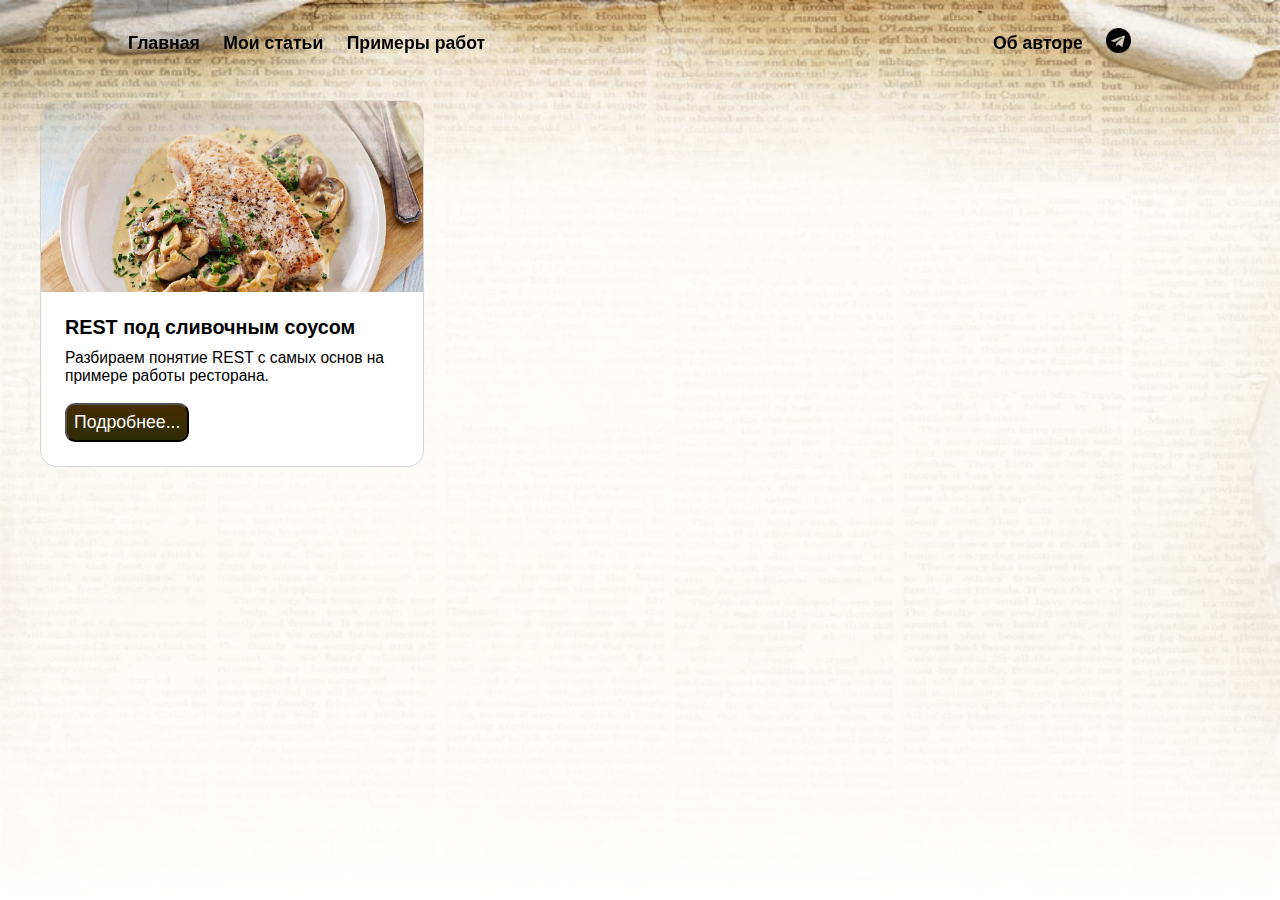
<file: pages/articles.html>
<!DOCTYPE html>
<html lang="en">
<head>
    <meta charset="UTF-8">
    <meta name="viewport" content="width=device-width, initial-scale=1.0">
    <title>Статьи</title>
    <link rel="stylesheet" href="../src/style/arts_header.css">
    <link rel="stylesheet" href="../src/style/carts.css">
</head>
<body>

    <header class='header'>
        
        <nav class='navbar'>
            <a href='../index.html'>Главная</a>
            <a href='../pages/articles.html'>Мои статьи</a>
            <a href='../pages/works.html'>Примеры работ</a>
        </nav>
        
        <img class='menu_btn' src="../src/icons/menu.png"/>

        <nav class='contacts'>
            <a href='../pages/autor.html'>Об авторе</a>
            <a href='https://t.me/Mark_Bogdan'><img src="../src/icons/telegram.png"/></a>
        </nav>

    </header>
    
    <div class="image_background_container"></div>
    <div class="image_cover_container"></div>
    

    <section class="articles">

        <article>
          <div class="article-wrapper">
            <figure>
              <img src="../src/img/Indeyka.jpeg" alt="" />
            </figure>
            <div class="article-body">
              <h2>REST под сливочным соусом</h2>
              <p>
                Разбираем понятие REST с самых основ на примере работы ресторана.
              </p><br>
              <form action="../articles/rest.html"><button class="detailed" type="submit">Подробнее...</button></form>
            </div>
          </div>
        </article>
        
      </section>
    
<script src="../src/js/menu_btn.js"></script>
</body>
</html>
</file>
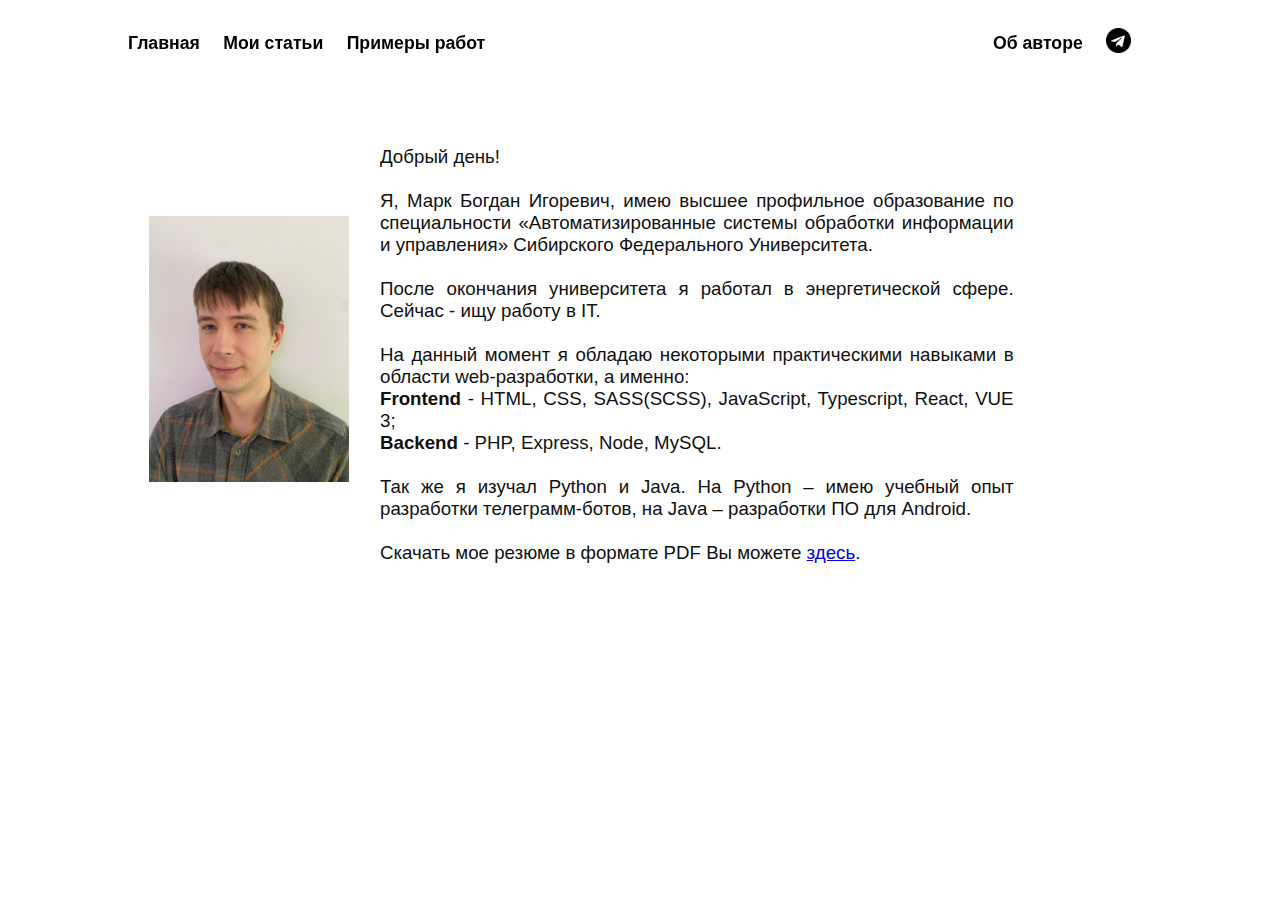
<file: pages/autor.html>
<!DOCTYPE html>
<html lang="en">
<head>
    <meta charset="UTF-8">
    <meta name="viewport" content="width=device-width, initial-scale=1.0">
    <title>Об авторе</title>
    <link rel="stylesheet" href="../src/style/autor_header.css">
</head>
<body>

    <header class='header'>
        
        <nav class='navbar'>
            <a href='../index.html'>Главная</a>
            <a href='../pages/articles.html'>Мои статьи</a>
            <a href='../pages/works.html'>Примеры работ</a>
        </nav>
        
        <img class='menu_btn' src="../src/icons/menu.png"/>

        <nav class='contacts'>
            <a href='../pages/autor.html'>Об авторе</a>
            <a href='https://t.me/Mark_Bogdan'><img src="../src/icons/telegram.png"/></a>
        </nav>

    </header>    
    
    <div class="image_cover_container"></div>
 
    <section class="autor">

      <div class="photo">
        <img src="../src/img/autor.jpg">
      </div>

      <div class="content">

        
        <p>Добрый день!</p>
        <br>
        <p>Я, Марк Богдан Игоревич, имею высшее профильное образование по специальности «Автоматизированные системы обработки информации и управления» Сибирского Федерального Университета.</p>
        <br>
        <p>После окончания университета я работал в энергетической сфере. Сейчас - ищу работу в IT.</p>
        <br>
        <p>На данный момент я обладаю некоторыми практическими навыками в области web-разработки, а именно:</p>
        <p><strong>Frontend</strong> - HTML, CSS, SASS(SCSS), JavaScript, Typescript, React, VUE 3; </p>
        <p><strong>Backend</strong> - PHP, Express, Node, MySQL.</p>
        <br>
        <p>Так же я изучал Python и Java. На Python – имею учебный опыт разработки телеграмм-ботов, на Java – разработки ПО для Android.</p>
        <br>
        <p>Скачать мое резюме в формате PDF Вы можете <a href="../src/Mark.pdf">здесь</a>.</p>
        <br>
        </div>
    </section>

    

<script src="../src/js/menu_btn.js"></script>
</body>
</html>
</file>
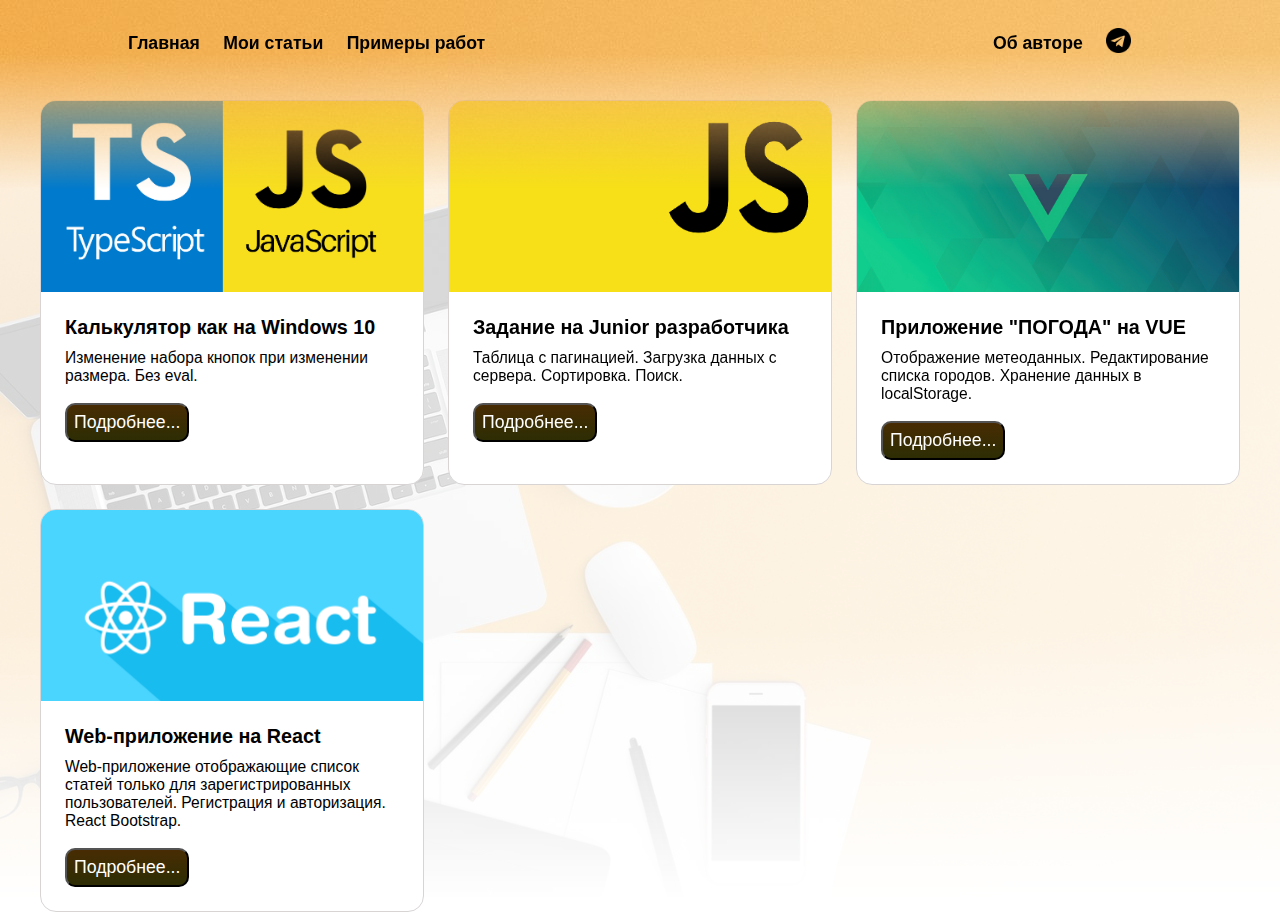
<file: pages/works.html>
<!DOCTYPE html>
<html lang="en">
<head>
    <meta charset="UTF-8">
    <meta name="viewport" content="width=device-width, initial-scale=1.0">
    <title>Примеры работ</title>
    <link rel="stylesheet" href="../src/style/warks_header.css">
    <link rel="stylesheet" href="../src/style/carts.css">
</head>
<body>

    <header class='header'>
        
        <nav class='navbar'>
            <a href='../index.html'>Главная</a>
            <a href='../pages/articles.html'>Мои статьи</a>
            <a href='../pages/works.html'>Примеры работ</a>
        </nav>
        
        <img class='menu_btn' src="../src/icons/menu.png"/>

        <nav class='contacts'>
            <a href='../pages/autor.html'>Об авторе</a>
            <a href='https://t.me/Mark_Bogdan'><img src="../src/icons/telegram.png"/></a>
        </nav>

    </header>    
    
    <div class="image_background_container"></div>
    <div class="image_cover_container"></div>
    

    <section class="articles">

        <article>
          <div class="article-wrapper">
            <figure>
              <img src="../src/img/js-ts.png" alt="" />
            </figure>
            <div class="article-body">
              <h2>Калькулятор как на Windows 10</h2>
              <p>
                Изменение набора кнопок при изменении размера. Без eval.
              </p><br>
              <form action="../works/calculator.html"><button class="detailed" type="submit">Подробнее...</button></form>
            </div>
          </div>
        </article>

        <article>
          <div class="article-wrapper">
            <figure>
              <img src="../src/img/js.png" alt="" />
            </figure>
            <div class="article-body">
              <h2>Задание на Junior разработчика</h2>
              <p>
                Таблица с пагинацией. Загрузка данных с сервера. Сортировка. Поиск.
              </p><br>
              <form action="../works/table.html"><button class="detailed" type="submit">Подробнее...</button></form>
            </div>
          </div>
        </article>

        <article>
          <div class="article-wrapper">
            <figure>
              <img src="../src/img/vue.jpg" alt="" />
            </figure>
            <div class="article-body">
              <h2>Приложение "ПОГОДА" на VUE</h2>
              <p>
                Отображение метеоданных. Редактирование списка городов. Хранение данных в localStorage.
              </p><br>
              <form action="https://nattymark91.github.io/vue_weather/"><button class="detailed" type="submit">Подробнее...</button></form>
            </div>
          </div>
        </article>

        <article>
          <div class="article-wrapper">
            <figure>
              <img src="../src/img/react.png" alt="" />
            </figure>
            <div class="article-body">
              <h2>Web-приложение на React</h2>
              <p>
                Web-приложение отображающие список статей только для зарегистрированных пользователей. Регистрация и авторизация. React Bootstrap.
              </p><br>
              <form action="https://nattymark91.github.io/reactlogin/"><button class="detailed" type="submit">Подробнее...</button></form>
            </div>
          </div>
        </article>

        
      </section>

<script src="../src/js/menu_btn.js"></script>
</body>
</html>
</file>
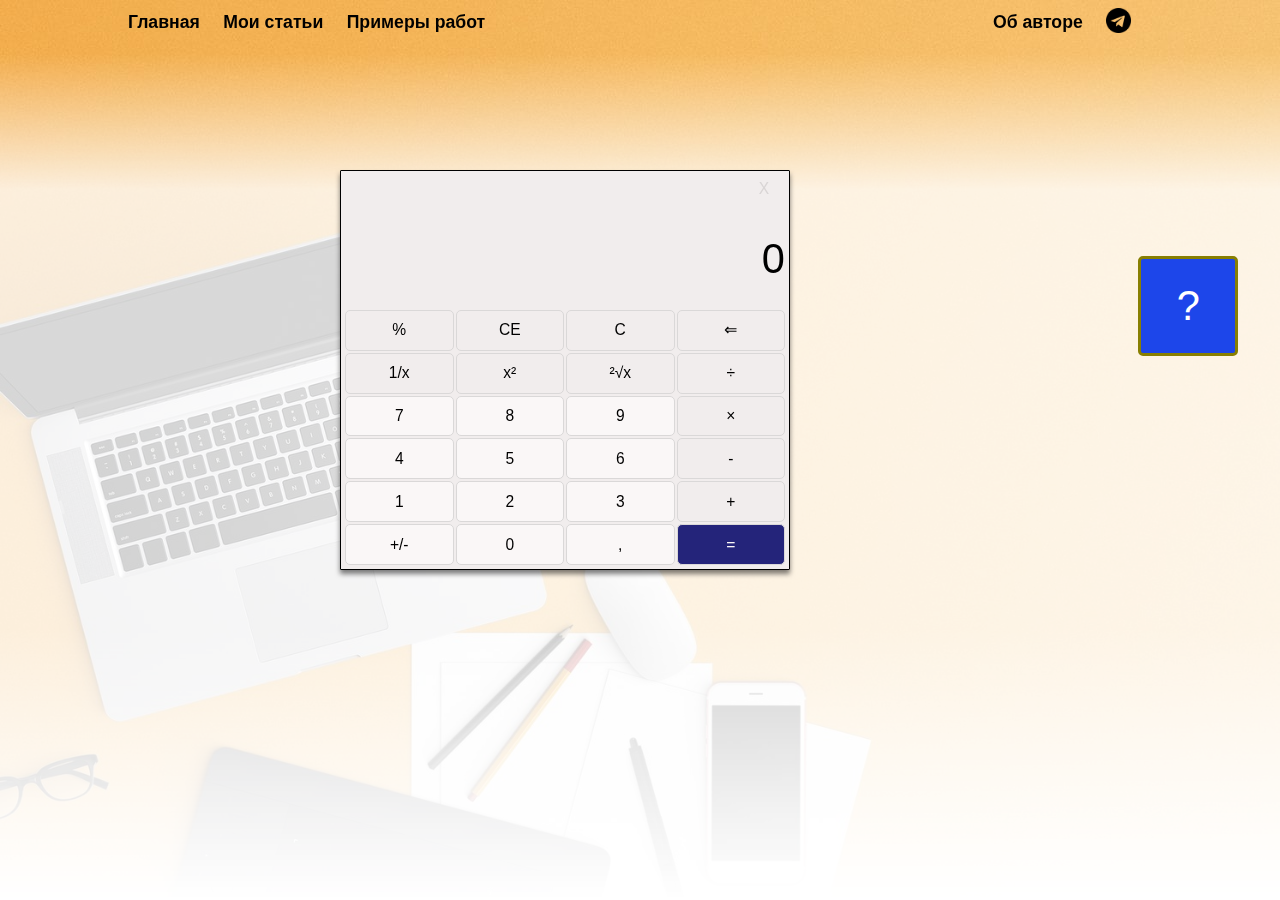
<file: works/calculator.html>
<!DOCTYPE html>
<html lang="en">
<head>
    <meta charset="UTF-8">
    <meta name="viewport" content="width=device-width, initial-scale=1.0">
    <title>Калькулятор</title>
    <link rel="stylesheet" href="../src/style/warks_header.css">
    <link rel="stylesheet" href="../src/style/calc_style.css">
</head>
<body>

    <header class='header'>
        
        <nav class='navbar'>
            <a href='../index.html'>Главная</a>
            <a href='../pages/articles.html'>Мои статьи</a>
            <a href='../pages/works.html'>Примеры работ</a>
        </nav>
        
        <img class='menu_btn' src="../src/icons/menu.png"/>

        <nav class='contacts'>
            <a href='../pages/autor.html'>Об авторе</a>
            <a href='https://t.me/Mark_Bogdan'><img src="../src/icons/telegram.png"/></a>
        </nav>

    </header>     
    <div class="image_background_container"></div>
    <div class="image_cover_container"></div>

    <div class="reference"><button id="reference">?</button></div>

    <div class="popup_ref"> 
        <p style="text-align: right;">
            <button id="closeRef">X</button>
        </p>
    
    <h3>Калькулятор Windows 10</h3>
    <br>
    <p>Окно калькулятора может быть перемещено по экрану за заголовок. </p><br>
    <p>Для изменения размера окна - потяните за правый нижний угол. </p><br>
    <p>При уменьшении размера окна калькулятора - изменяется набор кнопок. </p><br>
    <p>Математические функции работают по аналогии с калькулятором Windows</p><br>
                                
    </div> 


    <div class="pane" style="left: calc(50vw - 300px); top: calc(50vh - 280px)">
        <div class="title">
          <div class="closeBtn">X</div>
        </div>
  
        <div class="content">
        
        <table class="calculator">
          
          <tr> 
            <th colspan="4"><div class="disp" id="display"> 0 </div></th>
          </tr>
  
          <tr>
              <td class="dinamic_btn"><button onclick="procent()">%</button></td>
              <td><button onclick="clearButton()">CE</button></td>
              <td><button onclick="clearButton()">C</button></td>
              <td><button onclick="backspace()">&lArr;</button></td>
              <td><button class="operbtn">&divide;</button></td>
          </tr>
  
          <tr>
            <td class="dinamic_btn"><button onclick="partof()">1/x</button></td>
            <td class="dinamic_btn"><button onclick="squaring()">x&sup2;</button></td>
            <td class="dinamic_btn"><button onclick="squareroot()">&sup2;&radic;x</button></td>
            <td><button class="operbtn">&divide;</button></td>
        </tr>
  
          <tr>
              <td><button class="numbtn">7</button></td>
              <td><button class="numbtn">8</button></td>
              <td><button class="numbtn">9</button></td>
              <td><button class="operbtn">&#215;</button></td>
          </tr>
  
          <tr>
              <td><button class="numbtn">4</button></td>
              <td><button class="numbtn">5</button></td>
              <td><button class="numbtn">6</button></td>
              <td><button class="operbtn">-</button></td>
          </tr>
  
          <tr>
              <td><button class="numbtn">1</button></td>
              <td><button class="numbtn">2</button></td>
              <td><button class="numbtn">3</button></td>
              <td><button class="operbtn">+</button></td>
          </tr>
  
          <tr>
              <td><button id="reversbtn" onclick="revers()">+/-</button></td>
              <td><button class="numbtn">0</button></td>
              <td><button id="commabtn" onclick="comma()">,</button></td>
              <td><button id="resbtn" onclick="result()">=</button></td>
          </tr>
  
          </table>
  
        </div>
  
        <div class="corner"></div>
      </div>
  
      
  
<script src="../src/js/calc_pane.js"></script>
<script src="../src/js/calc_main.js"></script>

<script src="../src/js/menu_btn.js"></script>
</body>
</html>
</file>
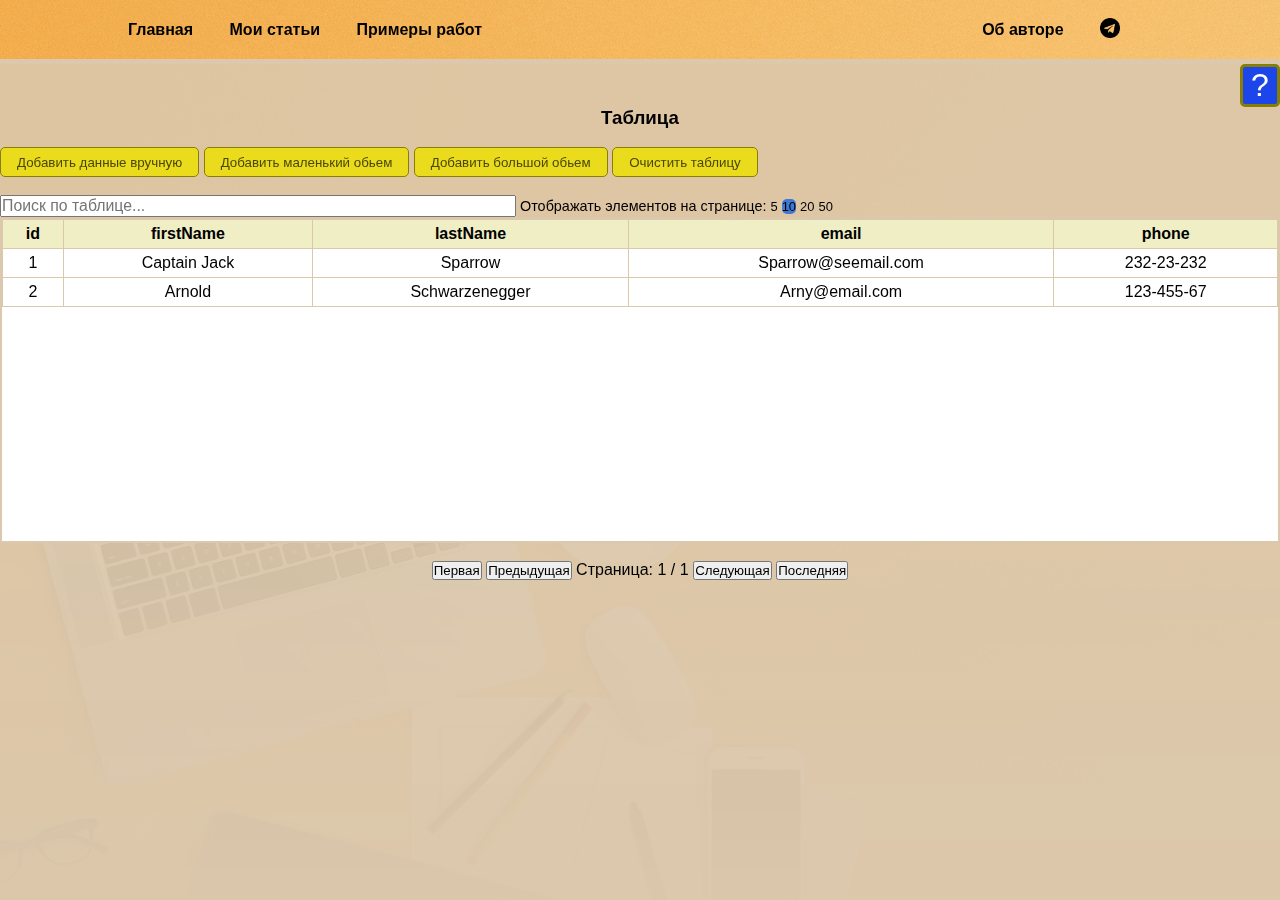
<file: works/table.html>
<!DOCTYPE html>
<html lang="en">
<head>
    <meta charset="UTF-8">
    <meta name="viewport" content="width=device-width, initial-scale=1.0">
    <title>Таблица</title>
    <link rel="stylesheet" href="../src/style/wark_header.css">
    <link rel="stylesheet" href="../src/style/jun_table_style.css">
</head>
<body>

    <header class='header'>
        
        <nav class='navbar'>
            <a href='../index.html'>Главная</a>
            <a href='../pages/articles.html'>Мои статьи</a>
            <a href='../pages/works.html'>Примеры работ</a>
        </nav>
        
        <img class='menu_btn' src="../src/icons/menu.png"/>

        <nav class='contacts'>
            <a href='../pages/autor.html'>Об авторе</a>
            <a href='https://t.me/Mark_Bogdan'><img src="../src/icons/telegram.png"/></a>
        </nav>

    </header>     
    <div class="image_background_container"></div>
    <div class="main">

    <div class="reference"><button id="reference">?</button></div>
    <h3>Таблица</h3>
    <br>


    <div class="popup_form"> 
    <form id="myForm" action="" method="POST">

      <button id="closeForm">X</button>

      <table>
        <tr><td>Введите имя:</td><td><input type="text" name="name" id="name" placeholder="Имя" required autofocus></td></tr>
        <tr><td>Введите фамилию:</td><td><input type="text" name="sname" id="sname" placeholder="Фамилия" required autofocus></td></tr>
        <tr><td>Введите адресс электронной почты:</td><td><input type="email" name="email" id="email" placeholder="mail@mail.com" required></td></tr>
        <tr><td>Введите номер телефона:</td><td><input type="text" name="phone" id="phone" placeholder="(000)000-0000" required autofocus></td></tr>
        <tr><td>Введите адресс:</td><td><input type="text" name="address" id="address" placeholder="Адрес проживания" required autofocus></td></tr>
        <tr><td>Введите город:</td><td><input type="text" name="city" id="city" placeholder="Город" required autofocus></td></tr>
        <tr><td>Введите штат:</td><td><input type="text" name="state" id="state" placeholder="Провинция/штат" required autofocus></td></tr>
        <tr><td>Введите почтовый индекс:</td><td><input type="number" name="index" required autofocus></td></tr>
        <tr><td>Введите описание:</td><td><textarea name="descript" id="descript" placeholder="Описание" required autofocus></textarea></td></tr>
        </table>
    
      <button type="submit" id="form_btn">Добавить в таблицу</button> <button type="reset">Очистить форму</button>
    </form>
  </div> 

<div class="popup_ref"> 
    <p style="text-align: right;">
        <button id="closeRef">X</button>
    </p>

<h2>Техническое задание (<a href="https://daruse.ru/zadaniya-po-js-dlya-prokachki">взято отсюда...</a>)</h2>
<br>
<p>
  Необходимо разработать приложение с использованием классов для отображения таблицы с данными. 
</p><br>
<p><strong>Функционал</strong></p>
<br>
<ul>
<li>Сортировка по столбцам: при нажатии на название столбца строки таблицы сортируются по возрастанию, при повторном клике — по убыванию. Графическим элементом или текстовым сообщением указывается направление сортировки.</li>
<li>Клиентская пагинация: данные необходимо отображать постранично, максимум 50 элементов на страницу. Необходимо предоставить пользовательскую навигацию для перехода по страницам.</li>
<li>Фильтрация: компонент предоставляет текстовое поле, в которое пользователь может ввести текст и строки таблицы, данные которых не содержат подстроку, введённую пользователем, скрываются. Перефильтрация осуществляется по нажатию на кнопку "Найти".</li>
<li>По клике на строку таблицы значения полей выводятся в дополнительном блоке под таблицей.</li>
<li>Данные в таблицу загружаются с сервера. Способ загрузки с сервера на ваш выбор.</li>
<li>Над таблицей присутсвует кнопка <strong>добавить</strong>, по нажатии на которую выпадает форма добавления ряда<br><br><pre><code>
    +------+------------+-----------------+-----------------+---------------+
    | id   | firstName  | lastName        | email           | phone         |
    +------+------------+-----------------+-----------------+---------------+
    |input | input      | input           | input           | input         |
    +------+------------+-----------------+-----------------+---------------+
</code></pre><br></li>
<li>После заполнения всех инпутов активируется кнопка <strong>Добавить в таблицу</strong> которая вставляет заполненный ряд в начало таблицы</li>
</ul>
<p>Для демонстрации работы компонента необходимо сделать простую HTML страницу. Пользователю предлагается выбрать набор данных: маленький или большой. При выборе набора данных он загружается с сервера и по данным строится таблица.</p>

<p>Формат данных от сервера</p>

<p>Сервер возвращает JSON-массив данных. Пример данных:</p>
<pre><code>
    
[
 {
    id: 101,
    firstName: 'Sue',
    lastName: 'Corson',
    email: 'DWhalley@in.gov',
    phone: '(612)211-6296',
    address: {
    	streetAddress: '9792 Mattis Ct',
    	city: 'Waukesha',
    	state: 'WI',
    	zip: '22178'
    },
    description: 'et lacus magna dolor...',
 }
]

</code></pre>
<p>Маленький объем данных берется 
<a href="http://www.filltext.com/?rows=32&amp;id=%7Bnumber%7C1000%7D&amp;firstName=%7BfirstName%7D&amp;lastName=%7BlastName%7D&amp;email=%7Bemail%7D&amp;phone=%7Bphone%7C(xxx)xxx-xx-xx%7D&amp;address=%7BaddressObject%7D&amp;description=%7Blorem%7C32%7D" rel="nofollow">по ссылке</a></p>
<p>Большой объем данных берется
<a href="http://www.filltext.com/?rows=1000&amp;id=%7Bnumber%7C1000%7D&amp;firstName=%7BfirstName%7D&amp;delay=3&amp;lastName=%7BlastName%7D&amp;email=%7Bemail%7D&amp;phone=%7Bphone%7C(xxx)xxx-xx-xx%7D&amp;address=%7BaddressObject%7D&amp;description=%7Blorem%7C32%7D" rel="nofollow">по ссылке</a></p>
<br><p><strong>Замечания</strong></p><br>
<ul>
<li>Особое внимание следует уделить скорости работы. Зависание интерфейса при выполнении операций загрузки данных, фильтрации, сортировки недопустимо.</li>
<li>Во время загрузки данных стоит показать какой-то индикатор</li>
<li>Использование сторонних библиотек будет плюсом только в случае если это оправданно и вы сможете объяснить причину выбора. Показав свои знания в грамотном применении сторонних готовых решений, вы имеете шанс повысить свою профессиональную привлекательность для нас.</li>
<li>Пишите код так, как бы вы его писали в работе — внутренности задания будут оцениваться даже тщательней, чем внешнее соответствие заданию. Код должен быть организован так, чтобы его можно было заново использовать.</li>
<li>Помните про обработку ошибок!</li>
<li>Верстка может быть самая простая. Визуализацию и украшение делайте на ваш вкус. Мы не против использования <a href="http://getbootstrap.com/" rel="nofollow">Bootstrap</a> или похожего UI фреймворк, но только для UI представления (нельзя использовать JS код для решения задачи, но можно использовать для оформительских эффектов (анимации и тому подобное))!</li>
</ul>
<br><p><strong>Схема визуального представления данных</strong></p>
<pre><code>
+------+------------+-----------------+-----------------+---------------+
| id ▲ | firstName ▼| lastName      ▼ | email          ▼| phone        ▼|
+------+------------+-----------------+-----------------+---------------+
| 101  | Sue        | Corson          | DWhalley@in.gov | (612)211-6296 |
+------+------------+-----------------+-----------------+---------------+
| 102  | Lor        | Ipsumd          | dwhalley@in.gov | (612)211-6296 |
+------+------------+-----------------+-----------------+---------------+
| 103  | Ips        | Umdolo          | dwhalley@in.gov | (612)211-6296 |
+------+------------+-----------------+-----------------+---------------+
</code></pre><br>
<p>Если выделен пользователем с <code>id = 101</code>, то под таблицей выводим следующую информацию:</p><br>
<pre><code>Выбран пользователь &lt;b&gt;Sue Corson&lt;/b&gt;
Описание:
&lt;textarea&gt;
et lacus magna dolor...
&lt;/textarea&gt;
Адрес проживания: &lt;b&gt;9792 Mattis Ct&lt;/b&gt;
Город: &lt;b&gt;Waukesha&lt;/b&gt;
Провинция/штат: &lt;b&gt;WI&lt;/b&gt;
Индекс: &lt;b&gt;22178&lt;/b&gt;
</code></pre><br>
                            
</div> 

    <div id="utilBtn">
      <button id="popup_btn">Добавить данные вручную</button>
      <button id="loadS">Добавить маленький обьем</button>
      <button id="loadB">Добавить большой обьем</button>
      <button id="clearT">Очистить таблицу</button><br><br>
    </div>
    
    <div id="navBtn">
      <input type="text" id="searchInput" placeholder="Поиск по таблице...">
      <span>Отображать элементов на странице: </span>
      <button class="rowBtn">5</button>
      <button class="rowBtn" style="background-color: #4079d4">10</button>
      <button class="rowBtn">20</button>
      <button class="rowBtn">50</button>
    </div>

    
    
    <div class="table_display">
      <div class="" id="loading"></div>
      <table class="table-sortable">
        <thead>
        <tr> 
            <th >id</th>
            <th >firstName</th>
            <th >lastName</th>
            <th >email</th>
            <th >phone</th>
            <th >streetAddress</th>
            <th >city</th>
            <th >state</th>
            <th >zip</th>
            <th >discription</th>
        </tr> </thead>
      
      
        <tbody id="myTable" class="myTable">
          <tr> 
            <td >1</td>
            <td >Captain Jack</td>
            <td >Sparrow</td>
            <td >Sparrow@seemail.com</td>
            <td >232-23-232</td>
            <td >See</td>
          <td >Isla de Muerta</td>
          <td >Caribbean</td>
          <td >008300</td>
          <td >Pirat</td>
        </tr>

        <tr> 
          <td >2</td>
          <td >Arnold</td>
          <td >Schwarzenegger</td>
          <td >Arny@email.com</td>
          <td >123-455-67</td>
          <td >Star Alley</td>
          <td >Los Angeles</td>
          <td >California</td>
          <td >0067530</td>
          <td >Terminator, Actor</td>
      </tr>

        
        </tbody>
      </table>

    </div>
  

    <br><div class='pagination_nav'>
      <button id="firstBtn">Первая</button>
      <button id="prev">Предыдущая</button>
      Страница: <span id="current">1</span> / <span id="last">1</span>
      <button id="next">Следующая</button>
      <button id="lastBtn">Последняя</button>
      
    </div>

    <div class='description'></div>
</div>

<script src="../src/js/menu_btn.js"></script>
<script src="../src/js/jun_table.js"></script>
</body>
</html>
</file>
<file: src/style/main_header.css>
* {
    margin: 0;
    padding: 0;
    transition: all .3s ease-out;
}

html {
    font-size: 65%;
    overflow-x: hidden;
}

.header {
    position: fixed;
    height: 5%;
    top: 0;
    left: 0;
    right: 0;
    box-shadow: 0rem 0.5rem 1rem rgb(162, 133, 80);
    padding: 2rem 10%;
    display: flex;
    justify-content: space-between;
    align-items: center;
    z-index: 1000;
}

header .contacts a {
    display: inline-block;
    font-family: Arial;
    font-size: 1.7rem;
    vertical-align: middle;
    margin-right: 2rem;
    text-decoration: none;
    color: black;
    text-shadow: 1px 0 1px #000, 
}

header .contacts img {
    max-width: 25px
}

.header .contacts a:hover {
    
    transform: scale(1.2, 1.2);
    color: rgb(86, 65, 39);
}

header .navbar a {
    display: inline-block;
    font-family: Arial;
    font-size: 1.7rem;
    vertical-align: middle;
    margin-right: 2rem;
    text-decoration: none;
    color: black;
}

.header .navbar a:hover {
    
    transform: scale(1.2, 1.2);
    color: rgb(86, 65, 39);
}

.menu_btn {
    display: none;
    max-width: 25px
}

.menu_btn:hover {
    max-width: 27px;
    cursor: pointer;
}

.detailed {
    font-size: 1.7rem;
    background: linear-gradient(rgb(3, 3, 72), rgb(14, 13, 13));
    color: white;
    padding: 7px;
    border-radius: 2px;
}

.detailed:hover {
    font-size: 1.8rem;
    background: linear-gradient(rgb(28, 28, 76), rgb(39, 37, 37));
    padding: 9px;
    border-radius: 3px;
    cursor: pointer;
}

/* Adaptation*/

@media (max-width: 1200px) {
    html {
        font-size: 55%;
    }
}

@media (max-width: 770px) {
    .menu_btn {
        display: initial;
    }

    .header .navbar {
        position: absolute;
        top: 100%;
        left: 0;
        width: 100%;
        background: rgb(162, 133, 80);
        color: rgb(207, 207, 235);
        padding: 1rem 2rem;
        border-top: .1rem solid rgb(162, 133, 80);
        box-shadow: 0rem 0.5rem 1rem rgb(162, 133, 80);
        transform-origin: top;
        transform: scale(0);
        opacity: 0;
    }

    .header .navbar a {
        display: block;
        margin: 2rem 0;
        font-size: 1.8rem;
    }

    .header .navbar a:hover {
    
        transform: scale(1, 1);
        transform: translateX(10px);
        color: black;
        cursor: pointer;
    }

    .header .navbar.active {
        transform: scale(1);
        opacity: 1;
    }  
}
</file>
<file: src/style/slider.css>
#slider {
    width: 100%;
    height: 100%;
    text-align: center;
    top: 0;
    left: 0;
    margin: 0 auto;
}

.dot {
    display: inline-block;
    width: 10px;
    height: 10px;
    border-radius: 50%;
    border: solid 1px black;
    background-color: white;
    opacity: 0.5;
}

.dot.active {
    opacity: 1;
}

.dots {
    position: absolute;
    bottom: 0;
    left: 0;
    right: 0;
}

.prev {
    font-size: 3em;
    position: absolute;
    top: 45%;
    left: 10px; 
    color:white;
    text-shadow: 1px 0 1px #000, 
    0 1px 1px #000, 
    -1px 0 1px #000, 
    0 -1px 1px #000;  
}

.next {
    font-size: 3em;
    position: absolute;
    top: 45%;
    right: 10px;
    color:white;
    text-shadow: 1px 0 1px #000, 
    0 1px 1px #000, 
    -1px 0 1px #000, 
    0 -1px 1px #000;     
}

.next:hover, .prev:hover, .dot:hover {
     cursor: pointer;
}

.slider-item {
    display:none
}

.slider-item.active {
    display:block
}

.slider-image {
    position: absolute;
    display: block;
    margin: 0 auto;
    height: 100%;
    min-width: 100%;
    text-align: center;
    opacity: 0.6;
}

.slider-text {
    font-family: Arial;
    font-size: 3em;
    position: absolute;
    top: 50%;
    width: 100%;
    text-align: center;
    color:rgb(12, 12, 12);
}
</file>
<file: src/style/arts_header.css>
* {
    margin: 0;
    padding: 0;
    transition: all .3s ease-out;
}

html {
    font-size: 65%;
    overflow-x: hidden;
}

.image_background_container {
    position: fixed;
    mask-image: linear-gradient( rgba(0, 0, 0, 0.2) 70%, transparent 100%);
    background-image: url("../img/posts.jpg");
    background-size: cover;
    height: 100%;
    width: 100%;
    z-index: -100;
  }

.image_cover_container {
    position: fixed;
    mask-image: linear-gradient( rgba(0, 0, 0, 1) 20%, transparent 70%);
    background-image: url("../img/posts.jpg");
    background-size: cover;
    height: 30%;
    width: 100%;
    z-index: 99;
  }

.header {
    position: fixed;
    height: 5%;
    top: 0;
    left: 0;
    right: 0;
    padding: 2rem 10%;
    display: flex;
    justify-content: space-between;
    align-items: center;
    z-index: 1000;
}

header .contacts a {
    display: inline-block;
    font-family: Arial;
    font-size: 1.7rem;
    font-weight: bold;
    vertical-align: middle;
    margin-right: 2rem;
    text-decoration: none;
    color: black;
    text-shadow: 1px 0 1px #000, 
}

header .contacts img {
    max-width: 25px
}

.header .contacts a:hover {
    
    transform: scale(1.2, 1.2);
    color: rgb(86, 65, 39);
}

header .navbar a {
    display: inline-block;
    font-family: Arial;
    font-size: 1.7rem;
    font-weight: bold;
    vertical-align: middle;
    margin-right: 2rem;
    text-decoration: none;
    color: black;
}

.header .navbar a:hover {
    
    transform: scale(1.2, 1.2);
    color: rgb(86, 65, 39);
}

.menu_btn {
    display: none;
    max-width: 25px
}

.menu_btn:hover {
    max-width: 27px;
    cursor: pointer;
}



/* Adaptation*/

@media (max-width: 1200px) {
    html {
        font-size: 55%;
    }
}

@media (max-width: 770px) {
    .menu_btn {
        display: initial;
    }

    .header .navbar {
        position: absolute;
        top: 100%;
        left: 0;
        width: 100%;
        background: rgb(162, 133, 80);
        color: rgb(207, 207, 235);
        padding: 1rem 2rem;
        border-top: .1rem solid rgb(162, 133, 80);
        box-shadow: 0rem 0.5rem 1rem rgb(162, 133, 80);
        transform-origin: top;
        transform: scale(0);
        opacity: 0;
    }

    .header .navbar a {
        display: block;
        margin: 2rem 0;
        font-size: 1.8rem;
    }

    .header .navbar a:hover {
    
        transform: scale(1, 1);
        transform: translateX(10px);
        color: black;
        cursor: pointer;
    }

    .header .navbar.active {
        transform: scale(1);
        opacity: 1;
    }  
}
</file>
<file: src/style/article.css>
body {
    font-family: Arial;  
    }
    
body h2 {
font-size: 2em;
text-align: center;
}

body p {
    font-size: 1.7em;
    text-indent: 50px;
    text-align: justify;
    }

ul {
        font-size: 1.7em;
        text-indent: 50px;
        text-align: justify;
        list-style-type: circle;
        }


        li {
            display: list-item;
        }

.article_content {
    width: 80%;
    padding-top: 10%;
    margin-left: auto;
    margin-right: auto;
    overflow: auto;
    
}

.img_src {
    text-align:  center;
}

.img_src img{
    max-width: 80%;
}

.img_desc {
    text-align:  center;
    font-size: 1.2rem;
}

.adress {
    color: #072e8a;
    text-align:  center;
}

.center {
    position: absolute;
    width: 50%;
}
</file>
<file: src/style/carts.css>
.articles {
    display: grid;
    max-width: 1200px;
    margin-inline: auto;
    padding-top: 100px;
    grid-template-columns: repeat(auto-fill, minmax(320px, 1fr));
    gap: 24px;
    transform-origin: center;
    z-index: 600;
  }
  

article {
    position: relative;
    border-radius: 16px;
    border: solid 1px #d8d4d4;
    box-shadow: none;
    background: #fff;
    transform-origin: center;
    transition: all 1s ease-in-out;
    overflow: hidden;
    font-size: 1.3em;
  }

  
.detailed {
    font-size: 1.7rem;
    background: linear-gradient(rgb(72, 44, 3), rgb(45, 45, 4));
    color: white;
    padding: 7px;
    border-radius: 10px;
}

.detailed:hover {
    background: linear-gradient(rgb(76, 73, 28), rgb(39, 37, 37));
    cursor: pointer;
}
  
  article h2 {
    margin: 0 0 10px 0;
    font-family: Arial;
    font-size: 1.9rem;
    color: var(--title-color);
    transition: color 0.3s ease-out;
  }
  
  figure {
    margin: 0;
    padding: 0;
    aspect-ratio: 20 / 10;
    overflow: hidden;
  }
  
  article img {
    max-width: 100%;
    transform-origin: center;
    transform: scale(var(--img-scale));
    transition: transform 0.4s ease-in-out;
  }
  
  .article-body {
    font-family: Arial;
    font-size: 1.5rem;
    padding: 24px;
  }
  
  article:has(:hover, :focus) {
    --img-scale: 1.1;
    --title-color: rgb(81, 60, 24);
    box-shadow: rgba(0, 0, 0, 0.16) 0px 10px 36px 0px, rgba(0, 0, 0, 0.06) 0px 0px 0px 1px;
  }
  
  
  /*****Adaptation************/
  
  @media screen and (max-width: 960px) {
    article {
      container: card/inline-size;
    }
    .article-body p {
      display: none;
    }

    .articles {
      padding-top: 150px;
    }
  }
  
  @container card (min-width: 380px) {
    .article-wrapper {
      display: grid;
      grid-template-columns: 100px 1fr;
      gap: 16px;
    }
    .article-body {
      padding-left: 0;
    }
    figure {
      width: 100%;
      height: 100%;
      overflow: hidden;
    }
    figure img {
      height: 100%;
      aspect-ratio: 1;
      object-fit: cover;
    }
  }
  
  .sr-only:not(:focus):not(:active) {
    clip: rect(0 0 0 0); 
    clip-path: inset(50%);
    height: 1px;
    overflow: hidden;
    position: absolute;
    white-space: nowrap; 
    width: 1px;
  }
</file>
<file: src/style/autor_header.css>
* {
    margin: 0;
    padding: 0;
}

html {
    font-size: 65%;
    overflow-x: hidden;
}

.image_cover_container {
    position: fixed;
    background: linear-gradient( rgba(255, 255, 255, 1) 30%, transparent 70%);
    height: 20%;
    width: 100%;
    z-index: 99;
  }

.header {
    position: fixed;
    height: 5%;
    top: 0;
    left: 0;
    right: 0;
    padding: 2rem 10%;
    display: flex;
    justify-content: space-between;
    align-items: center;
    z-index: 1000;
}

header .contacts a {
    display: inline-block;
    font-family: Arial;
    font-size: 1.7rem;
    font-weight: bold;
    vertical-align: middle;
    margin-right: 2rem;
    text-decoration: none;
    color: black;
    text-shadow: 1px 0 1px #000, 
}

header .contacts img {
    max-width: 25px
}

.header .contacts a:hover {
    
    transform: scale(1.2, 1.2);
    color: rgb(86, 65, 39);
}

header .navbar a {
    display: inline-block;
    font-family: Arial;
    font-size: 1.7rem;
    font-weight: bold;
    vertical-align: middle;
    margin-right: 2rem;
    text-decoration: none;
    color: black;
}

.header .navbar a:hover {
    
    transform: scale(1.2, 1.2);
    color: rgb(86, 65, 39);
}

.menu_btn {
    display: none;
    max-width: 25px
}

.menu_btn:hover {
    max-width: 27px;
    cursor: pointer;
}



/* Adaptation*/

@media (max-width: 1200px) {
    html {
        font-size: 55%;
    }
}

@media (max-width: 770px) {
    .menu_btn {
        display: initial;
    }

    .header .navbar {
        position: absolute;
        top: 100%;
        left: 0;
        width: 100%;
        background: rgb(162, 133, 80);
        color: rgb(207, 207, 235);
        padding: 1rem 2rem;
        border-top: .1rem solid rgb(162, 133, 80);
        box-shadow: 0rem 0.5rem 1rem rgb(162, 133, 80);
        transform-origin: top;
        transform: scale(0);
        opacity: 0;
    }

    .header .navbar a {
        display: block;
        margin: 2rem 0;
        font-size: 1.8rem;
    }

    .header .navbar a:hover {
    
        transform: scale(1, 1);
        transform: translateX(10px);
        color: black;
        cursor: pointer;
    }

    .header .navbar.active {
        transform: scale(1);
        opacity: 1;
    }  

    .autor {
        flex-flow: column;
    }

    .photo img {
        display: none;
    }
}

/****************************/

.photo img {
    width: 20vw;
    padding: 2rem;
    padding-bottom: 5rem;
    max-width: 200px;
}

.autor {
    padding: 0 10%;
    padding-top: 13rem; 
    text-align: justify;
    display: flex;
    justify-content: center;
    align-items: center;
    max-width: 70%;
}

.content {
    font-size: 1.8rem;
    font-family: Arial;
    color: #111;
    padding: 1rem;
    
}

@media (max-width: 1100px) {
    .photo img {
        padding-bottom: 20rem;
    }
}

@media (max-width: 900px) {
    .photo img {
        padding-bottom: 35rem;
    }
}

@media (max-width: 800px) {
    .photo img {
        padding-bottom: 45rem;
    }
}
</file>
<file: src/style/warks_header.css>
* {
    margin: 0;
    padding: 0;
    transition: all .0s ease-out;
}

html {
    font-size: 65%;
    overflow-x: hidden;
}

.image_background_container {
    position: fixed;
    mask-image: linear-gradient( rgba(0, 0, 0, 0.2) 70%, transparent 100%);
    background-image: url("../img/Works.jpeg");
    background-size: cover;
    height: 100%;
    width: 100%;
    z-index: -100;
  }

.image_cover_container {
    position: fixed;
    mask-image: linear-gradient( rgba(0, 0, 0, 1) 20%, transparent 70%);
    background-image: url("../img/Works.jpeg");
    /*background-size: cover;*/
    height: 30%;
    width: 100%;
    z-index: 99;
  }

.header {
    position: fixed;
    height: 5%;
    top: 0;
    left: 0;
    right: 0;
    padding: 2rem 10%;
    display: flex;
    justify-content: space-between;
    align-items: center;
    z-index: 1000;
}

header .contacts a {
    display: inline-block;
    font-family: Arial;
    font-size: 1.7rem;
    font-weight: bold;
    vertical-align: middle;
    margin-right: 2rem;
    text-decoration: none;
    color: black;
    text-shadow: 1px 0 1px #000, 
}

header .contacts img {
    max-width: 25px
}

.header .contacts a:hover {
    
    transform: scale(1.2, 1.2);
    color: rgb(86, 65, 39);
}

header .navbar a {
    display: inline-block;
    font-family: Arial;
    font-size: 1.7rem;
    font-weight: bold;
    vertical-align: middle;
    margin-right: 2rem;
    text-decoration: none;
    color: black;
}

.header .navbar a:hover {
    
    transform: scale(1.2, 1.2);
    color: rgb(86, 65, 39);
}

.menu_btn {
    display: none;
    max-width: 25px
}

.menu_btn:hover {
    max-width: 27px;
    cursor: pointer;
}



/* Adaptation*/

@media (max-width: 1200px) {
    html {
        font-size: 55%;
    }
}

@media (max-width: 770px) {
    .menu_btn {
        display: initial;
    }

    .header .navbar {
        position: absolute;
        top: 100%;
        left: 0;
        width: 100%;
        background: rgb(162, 133, 80);
        color: rgb(207, 207, 235);
        padding: 1rem 2rem;
        border-top: .1rem solid rgb(162, 133, 80);
        box-shadow: 0rem 0.5rem 1rem rgb(162, 133, 80);
        transform-origin: top;
        transform: scale(0);
        opacity: 0;
    }

    .header .navbar a {
        display: block;
        margin: 2rem 0;
        font-size: 1.8rem;
    }

    .header .navbar a:hover {
    
        transform: scale(1, 1);
        transform: translateX(10px);
        color: black;
        cursor: pointer;
    }

    .header .navbar.active {
        transform: scale(1);
        opacity: 1;
    }  
}
</file>
<file: src/style/calc_style.css>
* {
  box-sizing: border-box;
  margin: 0;
}

.pane {
  position: absolute;
  width: 450px;
  height: 400px;

  display: grid;
  grid-template-rows: 35px 1fr;

  border-radius: 1px;
  border: solid 1px;
  box-shadow: 0 4px 5px rgba(0, 0, 0, 0.5);

  overflow: clip;

  min-width: 200px;
  min-height: 200px;

  max-width: 500px;
  max-height: 430px;

  background-color: #f1eded;

  z-index: 1000;
}

.pane .title {
  cursor: move;
  display: flex;
  align-items: right;
  justify-content: right;
  
}

.closeBtn {
  font-family: Arial;
  color: #d9d5d5;
  width: 50px;
  height: 35px;
  text-align: center;
  padding-top: 9px;
  font-size: 1.5em;
}

.closeBtn:hover {
  background-color: red;
  cursor: pointer;
}

.pane .corner {
  position: absolute;
  bottom: 0;
  right: 0;
  width: 5px;
  height: 5px;
  cursor: nwse-resize;
}

table {
  display: table;
  width: 100%;
  height: 100%;
  margin: 0 auto;
  padding: 2px;
  table-layout: fixed;
}

button {
  width: 100%;
  height: 100%;
  margin: 0 auto;
  font-size: 1.5em;
  background-color: #f1eded;
  border: solid 1px #dad8d8;
  border-radius: 5px;
}

td:nth-child(5) {
  display: none;
 }

.numbtn, #commabtn, #reversbtn {
  background-color: #faf7f7;
}


#resbtn {
  background-color: #24247a;
  color: #faf7f7;
}

.disp {
  text-align: right;
  font-family: Arial;
  font-size: 4em;
  font-weight: 500;
}

/*************СПРАВКА*****************/
.reference {
  padding-top: 20vw;
  padding-right: 4rem;
  text-align: right;
  button{
    font-size: 4em;
    border-radius: 5px;
    background: #1d46ea;
    color: white;
    border: solid 3px #887f02;
    width: 100px;
    height: 100px;
    }
  button:hover{
      cursor: pointer;
      }
  
  }


@media (max-width: 1000px) {
  .reference {
    padding-top: 40vw;
    }
    }


/*************СПРАВКА*******/
.popup_ref {
  z-index: 10000;
  margin-top: -5rem;
  background-color: #f2f4f7;
  border-radius: 2px;
  border: 5px solid #dadde1;
  padding: 30px;
  width: 70%;
  left: 14%;
  right: 14%;
  position: absolute;
  display: none;
  text-align: left;
  font-family: Arial;
  font-size: 1.5em;

h3 {
    text-align: center;
  }
button{
    font-size: 1em;
    border-radius: 1px;
    width: 30px;
    }
  }

  .popup_ref.active {
    display: block; 
  }

  #closeRef {
    color: white;
    background-color: red;
  }
</file>
<file: src/style/wark_header.css>
* {
    margin: 0;
    padding: 0;
    transition: all .0s ease-out;
}

html {
    overflow-x: hidden;
}

.main {
    position: relative;
    margin-top: 5%;
}

.image_background_container {
    position: fixed;
    mask-image: linear-gradient( rgba(0, 0, 0, 0.1) 20%, transparent 100%);
    background-image: url("../img/Works.jpeg");
    background-size: cover;
    height: 100%;
    width: 100%;
    z-index: -100;
  }

.header {
    position: fixed;
    height: 3%;
    top: 0;
    left: 0;
    right: 0;
    padding: 1rem 10%;
    display: flex;
    justify-content: space-between;
    align-items: center;
    
    background-image: url("../img/Works.jpeg");
    z-index: 1000;
}

header .contacts a {
    display: inline-block;
    font-family: Arial;
    font-weight: bold;
    vertical-align: middle;
    margin-right: 2rem;
    text-decoration: none;
    color: black;
    text-shadow: 1px 0 1px #000, 
}

header .contacts img {
    max-width: 20px
}

.header .contacts a:hover {
    
    transform: scale(1.2, 1.2);
    color: rgb(86, 65, 39);
}

header .navbar a {
    display: inline-block;
    font-family: Arial;
    font-weight: bold;
    vertical-align: middle;
    margin-right: 2rem;
    text-decoration: none;
    color: black;
}

.header .navbar a:hover {
    
    transform: scale(1.2, 1.2);
    color: rgb(86, 65, 39);
}

.menu_btn {
    display: none;
    max-width: 25px
}

.menu_btn:hover {
    max-width: 27px;
    cursor: pointer;
}



/* Adaptation*/

@media (max-width: 1200px) {
    html {
        font-size: 55%;
    }
}

@media (max-width: 770px) {
    .menu_btn {
        display: initial;
    }

    .header .navbar {
        position: absolute;
        top: 100%;
        left: 0;
        width: 100%;
        background: rgb(162, 133, 80);
        color: rgb(207, 207, 235);
        padding: 1rem 2rem;
        border-top: .1rem solid rgb(162, 133, 80);
        box-shadow: 0rem 0.5rem 1rem rgb(162, 133, 80);
        transform-origin: top;
        transform: scale(0);
        opacity: 0;
    }

    .header .navbar a {
        display: block;
        margin: 2rem 0;
        font-size: 1.8rem;
    }

    .header .navbar a:hover {
    
        transform: scale(1, 1);
        transform: translateX(10px);
        color: black;
        cursor: pointer;
    }

    .header .navbar.active {
        transform: scale(1);
        opacity: 1;
    }  
}
</file>
<file: src/style/jun_table_style.css>
body {
  font-family: Arial, sans-serif;
  text-align: center;
  margin-top: 0px;
  background-color: #dcc8ac;
}

button{
  cursor: pointer;
  }

/*************СПРАВКА*****************/
.reference {
  text-align: right;
  button{
    font-size: 2em;
    border-radius: 5px;
    background: #1d46ea;
    color: white;
    border: solid 3px #887f02;
    width: 40px;
    }}

/*************ВЕРХНИЕ КНОПКИ*****************/
#utilBtn {
text-align: left;
  button{
  border-radius: 5px;
  background: #eadc1d;
  border: solid 1px #887f02;
  color: #4b4704;
  height: 30px;
  padding-left: 1rem;
  padding-right: 1rem;
  }
  button:hover {
    border-radius: 5px;
    background: #c6bb20;
    color: #2c2a09;
    }
}

#navBtn {
text-align: left;
font-size: 0.9em;
button{
  border-radius: 5px;
  border: none;
  background: 0;
  font-size: 0.9em;  
}}

#searchInput{
    width: 40%;
    font-size: 1.1em;
}

/*************ЗАГРУЗЧИК*****************/

#loading {
  width: 5rem;
  height: 5rem;
  border: 5px solid #f3f3f3;
  border-top: 6px solid #4144f2;
  border-radius: 100%;
  margin: 10% 45%;
  display: none;
  animation: spin 1s infinite linear;
  position: fixed;
}

@keyframes spin {
  from {
      transform: rotate(0deg);
  }
  to {
      transform: rotate(360deg);
  }
}

/*************ДИСПЛЕЙ*****************/

.table_display {
  border: 2px solid #dcc8ac;
  height: 322px;
  overflow:auto;
  background-color: white;
}

/*************ТАБЛИЦА С ДАННЫМИ*****************/

.table-sortable {
  border-collapse: collapse;
  width: 100%;
  position: relative;
}

.table-sortable thead th {
  position: sticky;
  top: 0px;
}

.table-sortable th {
	cursor: pointer;
  background-color: #f0eec5;
}

.table-sortable .th-sort-asc::after {
	content: "\25b4";
}

.table-sortable .th-sort-desc::after {
	content: "\25be";
}

.table-sortable .th-sort-asc::after,
.table-sortable .th-sort-desc::after {
	margin-left: 5px;
}

.table-sortable .th-sort-asc,
.table-sortable .th-sort-desc {
	background-color: #d2d0aa;
}

th:nth-child(6), th:nth-child(7), th:nth-child(8), th:nth-child(9), th:nth-child(10),
td:nth-child(6), td:nth-child(7), td:nth-child(8), td:nth-child(9), td:nth-child(10) {
  display: none;
 }

th, td {
  border: 1px solid #dcc8ac;
  padding: 5px;
  text-align: center;
}

th {
  border-width: 1px 1px 0;
  background-color: #f7f7f7;
}


/***************ОПИСАТЕЛЬНЫЙ БЛОК***************/

.description {
  text-align: left;
  margin-top: 20px;
}


/*************ОКНО ФОРМЫ**********/

.popup_form {
  z-index: 10000;
  background-color: #dadde1;
  border-radius: 2px;
  border: 1px solid #d7d8d9;
  padding: 5px;
  width: 60%;
  left: 20%;
  position: absolute;
  display: none;
  text-align: right;
  

  table {
    width: 100%;
    background-color: #f0f3f6;
    border: none
  }
  
  tr :first-child {
    width: 0;
    white-space: nowrap;
    text-align: left;
    border: none
  }
  }
  
  tr :last-child {
    width: 100%;
    border: none
  }

  #myForm {
    input, textarea { 
      width: 90%; 
      border: 1px solid #d2cccc} 
  }

  #closeForm {
    color: white;
    background-color: red;
  }

 
  
.popup_form.active {
  display: block; 
}



/*************ОКНО СПРАВКИ**********/

.popup_ref {
  z-index: 10000;
  margin-top: -5rem;
  background-color: #f2f4f7;
  border-radius: 2px;
  border: 5px solid #dadde1;
  padding: 30px;
  width: 70%;
  left: 14%;
  right: 14%;
  position: absolute;
  display: none;
  text-align: left;

  h2 {
    text-align: center;
  }
  }

  .popup_ref.active {
    display: block; 
  }

  #closeRef {
    color: white;
    background-color: red;
  }


  /*************Adaptation**********/

  @media (max-width: 770px) {
    .reference {
      padding-top: 5rem;
      }
      }
</file>
